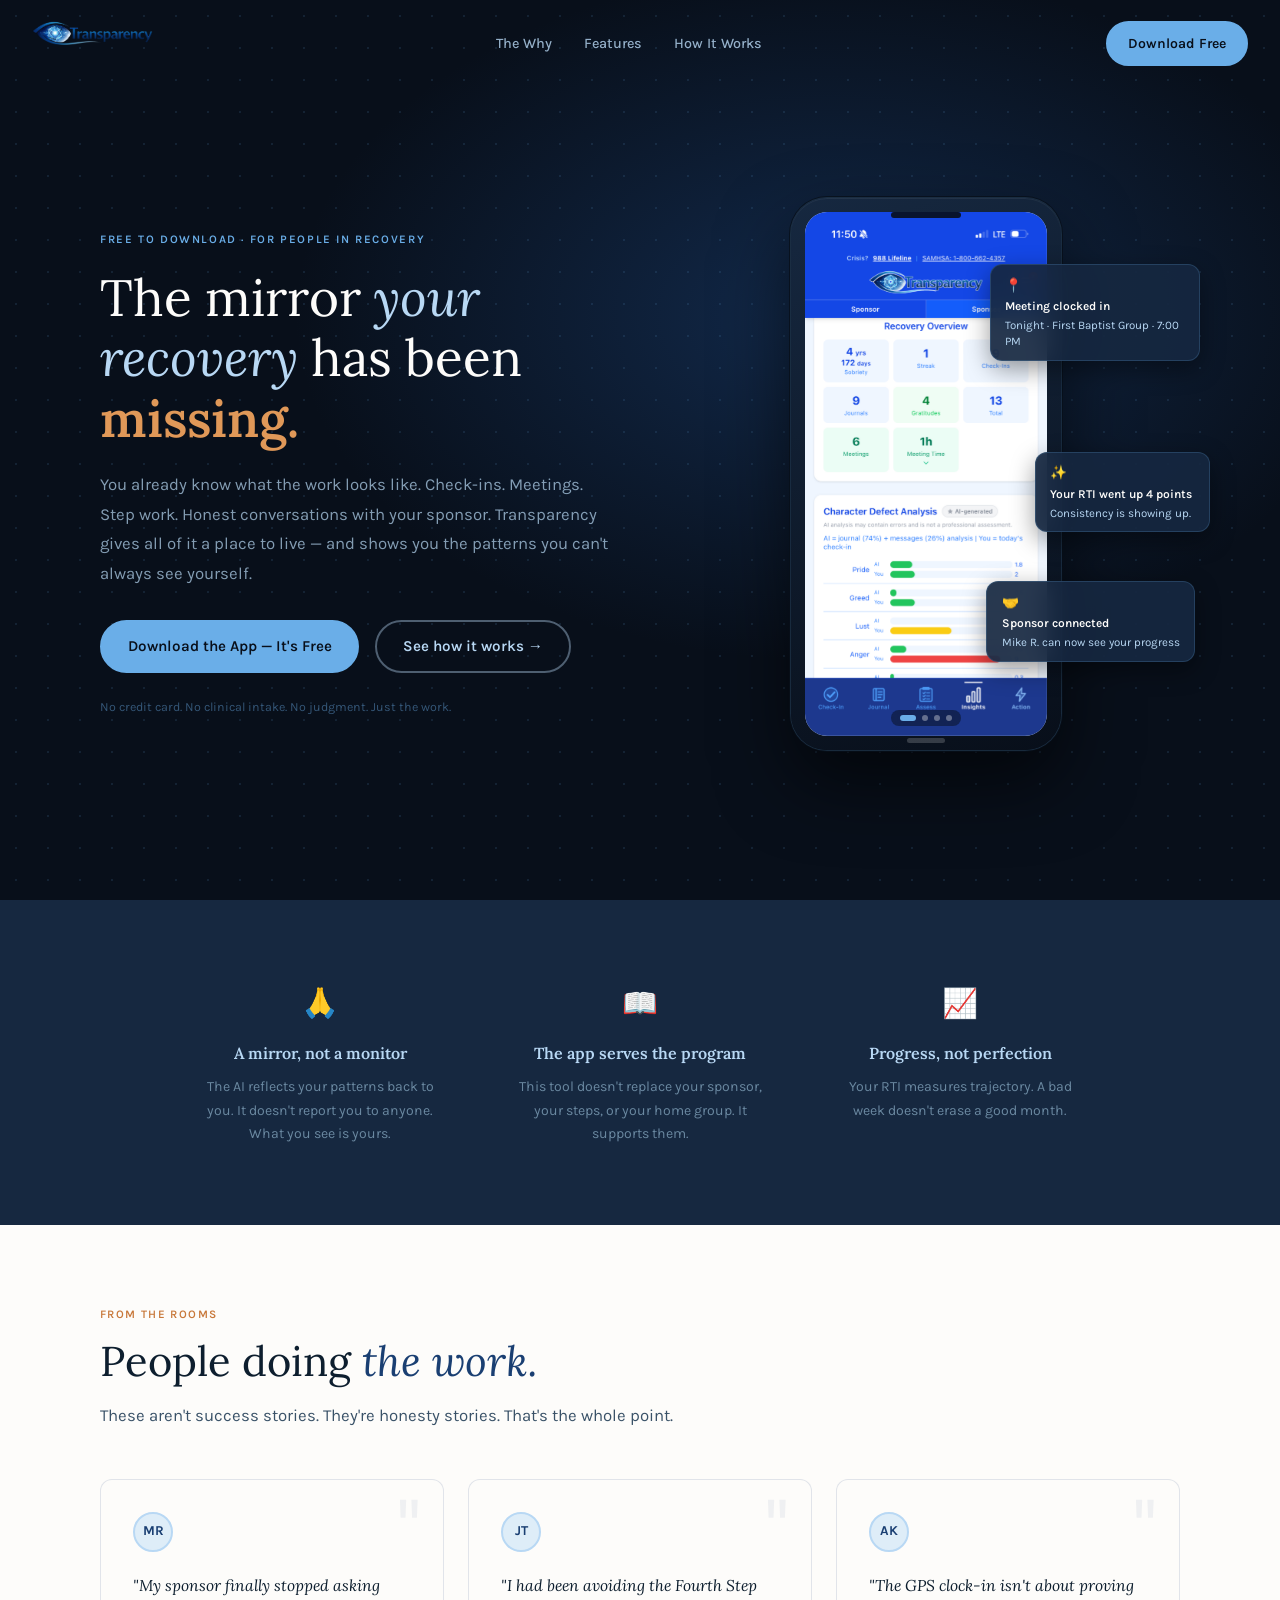
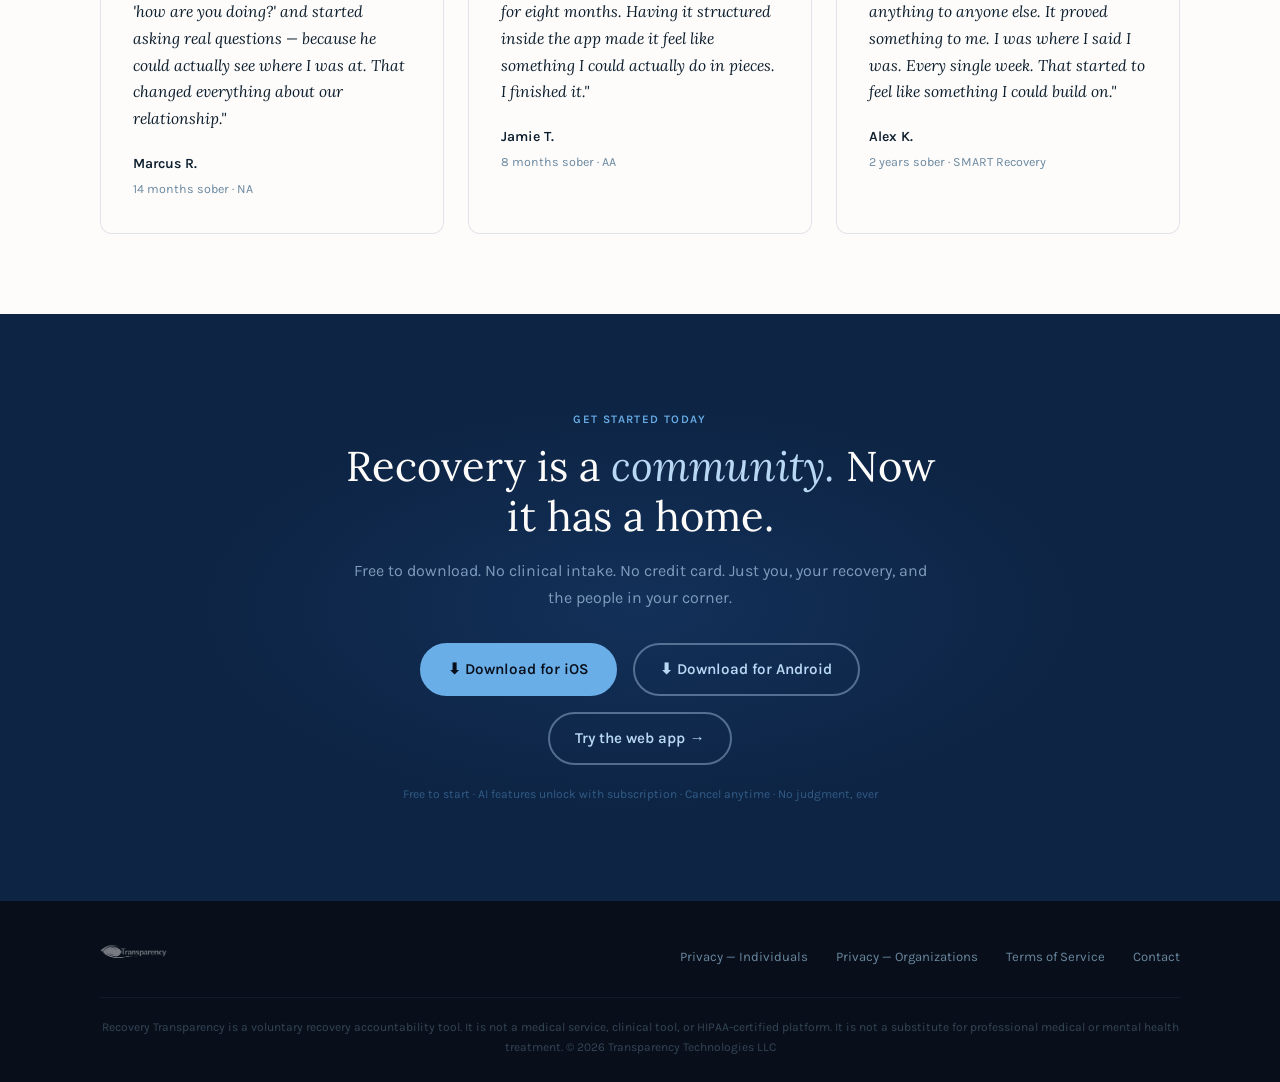
<file: index.html>
<!DOCTYPE html>
<html lang="en">
<head>
  <meta charset="UTF-8" />
  <meta name="viewport" content="width=device-width, initial-scale=1.0" />
  <title>Sobriety Tracker &amp; Recovery Accountability App | Recovery Transparency</title>
  <meta name="description" content="Recovery Transparency is the free sobriety tracker and recovery accountability app built for people in 12-step programs. Track check-ins, Fourth Step inventory, meetings, and your Recovery Transparency Index (RTI)." />
  <link rel="canonical" href="https://jervin1616.github.io/RTT/" />

  <!-- Open Graph -->
  <meta property="og:title" content="Sobriety Tracker &amp; Recovery Accountability App | Recovery Transparency" />
  <meta property="og:description" content="Free sobriety tracker and recovery accountability app. Track check-ins, meetings, Fourth Step inventory, and your RTI score. Built for people doing the work." />
  <meta property="og:type" content="website" />
  <meta property="og:url" content="https://jervin1616.github.io/RTT/" />
  <meta property="og:image" content="https://jervin1616.github.io/RTT/assets/images/og-image.png" />
  <meta property="og:site_name" content="Recovery Transparency" />

  <!-- Twitter Card -->
  <meta name="twitter:card" content="summary_large_image" />
  <meta name="twitter:title" content="Sobriety Tracker &amp; Recovery Accountability App | Recovery Transparency" />
  <meta name="twitter:description" content="Free sobriety tracker and recovery accountability app. Track check-ins, meetings, Fourth Step inventory, and your RTI score." />
  <meta name="twitter:image" content="https://jervin1616.github.io/RTT/assets/images/og-image.png" />

  <!-- Structured Data -->
  <script type="application/ld+json">
  {
    "@context": "https://schema.org",
    "@type": "SoftwareApplication",
    "name": "Recovery Transparency",
    "operatingSystem": "iOS, Android",
    "applicationCategory": "HealthApplication",
    "offers": {
      "@type": "Offer",
      "price": "0",
      "priceCurrency": "USD"
    },
    "description": "Recovery Transparency is a free sobriety tracker and recovery accountability app for people in 12-step programs. Features include daily check-ins, Fourth Step inventory, meeting GPS clock-in, sponsor connectivity, and the Recovery Transparency Index (RTI) assessment.",
    "url": "https://jervin1616.github.io/RTT/",
    "publisher": {
      "@type": "Organization",
      "name": "Transparency Technologies LLC"
    }
  }
  </script>

  <!-- Sitemap -->
  <link rel="sitemap" type="application/xml" href="/RTT/sitemap.xml" />

  <!-- Google Fonts -->
  <link rel="preconnect" href="https://fonts.googleapis.com" />
  <link rel="preconnect" href="https://fonts.gstatic.com" crossorigin />
  <link href="https://fonts.googleapis.com/css2?family=Lora:ital,wght@0,400;0,600;1,400;1,600&family=Karla:wght@300;400;500;600&display=swap" rel="stylesheet" />

  <!-- Styles -->
  <link rel="stylesheet" href="css/styles.css" />
</head>
<body>

  <!-- ════════════════════════════════════════════════════════
       1. FIXED NAV
       ════════════════════════════════════════════════════════ -->
  <nav id="site-nav" aria-label="Main navigation">
    <a href="index.html" class="nav-logo" aria-label="Recovery Transparency home">
      <img src="assets/images/logo.png" alt="Recovery Transparency" height="58" />
    </a>

    <ul class="nav-links" role="list">
      <li><a href="why.html">The Why</a></li>
      <li><a href="features.html">Features</a></li>
      <li><a href="how-it-works.html">How It Works</a></li>
    </ul>

    <div class="nav-cta">
      <a href="#download" class="btn btn-sky">Download Free</a>
    </div>
  </nav>


  <!-- ════════════════════════════════════════════════════════
       2. HERO
       ════════════════════════════════════════════════════════ -->
  <section class="hero" aria-label="Hero">
    <div class="hero-inner">

      <!-- Copy -->
      <div class="hero-copy">
        <span class="hero-eyebrow">Free to download &middot; For people in recovery</span>

        <h1 class="hero-h1">
          The mirror <em>your recovery</em> has been <strong>missing.</strong>
        </h1>

        <p class="hero-body">
          You already know what the work looks like. Check-ins. Meetings. Step work. Honest conversations with your sponsor. Transparency gives all of it a place to live &mdash; and shows you the patterns you can't always see yourself.
        </p>

        <div class="hero-buttons">
          <a href="#download" class="btn btn-sky">Download the App &mdash; It's Free</a>
          <a href="how-it-works.html" class="btn btn-ghost">See how it works &rarr;</a>
        </div>

        <p class="hero-footnote">No credit card. No clinical intake. No judgment. Just the work.</p>
      </div>

      <!-- Phone mockup -->
      <div class="hero-visual">
        <div class="phone-frame">
          <div class="phone-screen">

            <!-- Screenshot carousel
                 Save your screenshots to assets/images/screenshots/
                 Recommended filenames listed below (3 images minimum).
                 The carousel auto-rotates every 3.2 seconds.
            -->
            <div class="screen-carousel">

              <!-- Slide 1: Insights / Recovery Overview
                   Save as: assets/images/screenshots/screen-insights.png -->
              <div class="screen-slide active">
                <img
                  src="assets/images/screenshots/screen-insights.png"
                  alt="Recovery Transparency app — sobriety tracker dashboard with check-in streaks and character defect analysis"
                  loading="eager"
                />
              </div>

              <!-- Slide 2: RTI Assessment
                   Save as: assets/images/screenshots/screen-assess.png -->
              <div class="screen-slide">
                <img
                  src="assets/images/screenshots/screen-assess.png"
                  alt="Recovery Transparency Index assessment — weekly RTI scores across Resolve, Acceptance, Self-Worth, and Program Engagement"
                  loading="lazy"
                />
              </div>

              <!-- Slide 3: Meeting Attendance GPS Check-in
                   Save as: assets/images/screenshots/screen-checkin.png -->
              <div class="screen-slide">
                <img
                  src="assets/images/screenshots/screen-checkin.png"
                  alt="GPS meeting attendance tracker — clock in to AA or NA meetings with live timer verification"
                  loading="lazy"
                />
              </div>

              <!-- Slide 4: Fourth Step Inventory
                   Save as: assets/images/screenshots/screen-step4.png -->
              <div class="screen-slide">
                <img
                  src="assets/images/screenshots/screen-step4.png"
                  alt="Fourth Step inventory app — structured resentments, fears, and sex inventory for 12-step work"
                  loading="lazy"
                />
              </div>

            </div><!-- /screen-carousel -->

            <!-- Carousel dots -->
            <div class="screen-dots" aria-hidden="true">
              <button class="screen-dot active" aria-label="Slide 1"></button>
              <button class="screen-dot" aria-label="Slide 2"></button>
              <button class="screen-dot" aria-label="Slide 3"></button>
              <button class="screen-dot" aria-label="Slide 4"></button>
            </div>

          </div><!-- /phone-screen -->
        </div><!-- /phone-frame -->

        <!-- Floating notification cards -->
        <div class="float-card card-1" aria-hidden="true">
          <span class="float-icon">📍</span>
          <strong>Meeting clocked in</strong>
          Tonight &middot; First Baptist Group &middot; 7:00 PM
        </div>

        <div class="float-card card-2" aria-hidden="true">
          <span class="float-icon">✨</span>
          <strong>Your RTI went up 4 points</strong>
          Consistency is showing up.
        </div>

        <div class="float-card card-3" aria-hidden="true">
          <span class="float-icon">🤝</span>
          <strong>Sponsor connected</strong>
          Mike R. can now see your progress
        </div>

      </div><!-- /hero-visual -->
    </div><!-- /hero-inner -->
  </section>


  <!-- ════════════════════════════════════════════════════════
       3. PHILOSOPHY STRIP
       ════════════════════════════════════════════════════════ -->
  <section class="philosophy" aria-label="Our philosophy">
    <div class="philosophy-inner">

      <div class="phil-item reveal">
        <span class="phil-icon">🙏</span>
        <h3 class="phil-title">A mirror, not a monitor</h3>
        <p class="phil-body">The AI reflects your patterns back to you. It doesn't report you to anyone. What you see is yours.</p>
      </div>

      <div class="phil-item reveal reveal-delay-1">
        <span class="phil-icon">📖</span>
        <h3 class="phil-title">The app serves the program</h3>
        <p class="phil-body">This tool doesn't replace your sponsor, your steps, or your home group. It supports them.</p>
      </div>

      <div class="phil-item reveal reveal-delay-2">
        <span class="phil-icon">📈</span>
        <h3 class="phil-title">Progress, not perfection</h3>
        <p class="phil-body">Your RTI measures trajectory. A bad week doesn't erase a good month.</p>
      </div>

    </div>
  </section>


  <!-- ════════════════════════════════════════════════════════
       4. TESTIMONIALS
       ════════════════════════════════════════════════════════ -->
  <section class="testimonials" aria-labelledby="testimonials-heading">
    <div class="test-header">
      <span class="eyebrow">From the rooms</span>
      <h2 id="testimonials-heading" class="section-title">People doing <em>the work.</em></h2>
      <p class="section-lead">These aren't success stories. They're honesty stories. That's the whole point.</p>
    </div>

    <div class="test-grid">

      <!-- Testimonial 1 -->
      <div class="test-card reveal">
        <div class="test-avatar" aria-hidden="true">MR</div>
        <blockquote class="test-quote">
          "My sponsor finally stopped asking 'how are you doing?' and started asking real questions &mdash; because he could actually see where I was at. That changed everything about our relationship."
        </blockquote>
        <div class="test-byline">
          <strong>Marcus R.</strong>
          <span>14 months sober &middot; NA</span>
        </div>
      </div>

      <!-- Testimonial 2 -->
      <div class="test-card reveal reveal-delay-1">
        <div class="test-avatar" aria-hidden="true">JT</div>
        <blockquote class="test-quote">
          "I had been avoiding the Fourth Step for eight months. Having it structured inside the app made it feel like something I could actually do in pieces. I finished it."
        </blockquote>
        <div class="test-byline">
          <strong>Jamie T.</strong>
          <span>8 months sober &middot; AA</span>
        </div>
      </div>

      <!-- Testimonial 3 -->
      <div class="test-card reveal reveal-delay-2">
        <div class="test-avatar" aria-hidden="true">AK</div>
        <blockquote class="test-quote">
          "The GPS clock-in isn't about proving anything to anyone else. It proved something to me. I was where I said I was. Every single week. That started to feel like something I could build on."
        </blockquote>
        <div class="test-byline">
          <strong>Alex K.</strong>
          <span>2 years sober &middot; SMART Recovery</span>
        </div>
      </div>

    </div>
  </section>


  <!-- ════════════════════════════════════════════════════════
       8. CTA / DOWNLOAD  (#download)
       ════════════════════════════════════════════════════════ -->
  <section id="download" class="cta-section" aria-labelledby="download-heading">
    <div class="cta-inner">
      <span class="eyebrow">Get started today</span>
      <h2 id="download-heading" class="section-title">Recovery is a <em>community.</em> Now it has a home.</h2>
      <p class="cta-body">Free to download. No clinical intake. No credit card. Just you, your recovery, and the people in your corner.</p>

      <div class="cta-buttons">
        <!-- Replace href="#" with your App Store URL when available -->
        <a href="#" class="btn btn-sky">&#11015; Download for iOS</a>
        <!-- Replace href="#" with your Google Play URL when available -->
        <a href="#" class="btn btn-ghost">&#11015; Download for Android</a>
        <a href="https://app.transparencytechnologies.ai/" target="_blank" rel="noopener" class="btn btn-ghost">Try the web app &rarr;</a>
      </div>

      <p class="cta-fine">Free to start &middot; AI features unlock with subscription &middot; Cancel anytime &middot; No judgment, ever</p>
    </div>
  </section>


  <!-- ════════════════════════════════════════════════════════
       9. FOOTER
       ════════════════════════════════════════════════════════ -->
  <footer aria-label="Site footer">
    <div class="footer-top">
      <a href="index.html" class="footer-logo" aria-label="Recovery Transparency home">
        <img
          src="assets/images/logo.png"
          alt="Recovery Transparency"
          height="32"
          style="filter: brightness(0) invert(1); opacity: 0.45;"
        />
      </a>

      <nav class="footer-links" aria-label="Footer navigation">
        <a href="privacy-individual.html">Privacy &mdash; Individuals</a>
        <a href="privacy-organizations.html">Privacy &mdash; Organizations</a>
        <a href="terms.html">Terms of Service</a>
        <a href="contact.html">Contact</a>
      </nav>
    </div>

    <hr class="footer-divider" />

    <p class="footer-disclaimer">
      Recovery Transparency is a voluntary recovery accountability tool. It is not a medical service, clinical tool, or HIPAA-certified platform. It is not a substitute for professional medical or mental health treatment. &copy; 2026 Transparency Technologies LLC
    </p>
  </footer>


  <!-- JS -->
  <script src="js/main.js"></script>

</body>
</html>
</file>
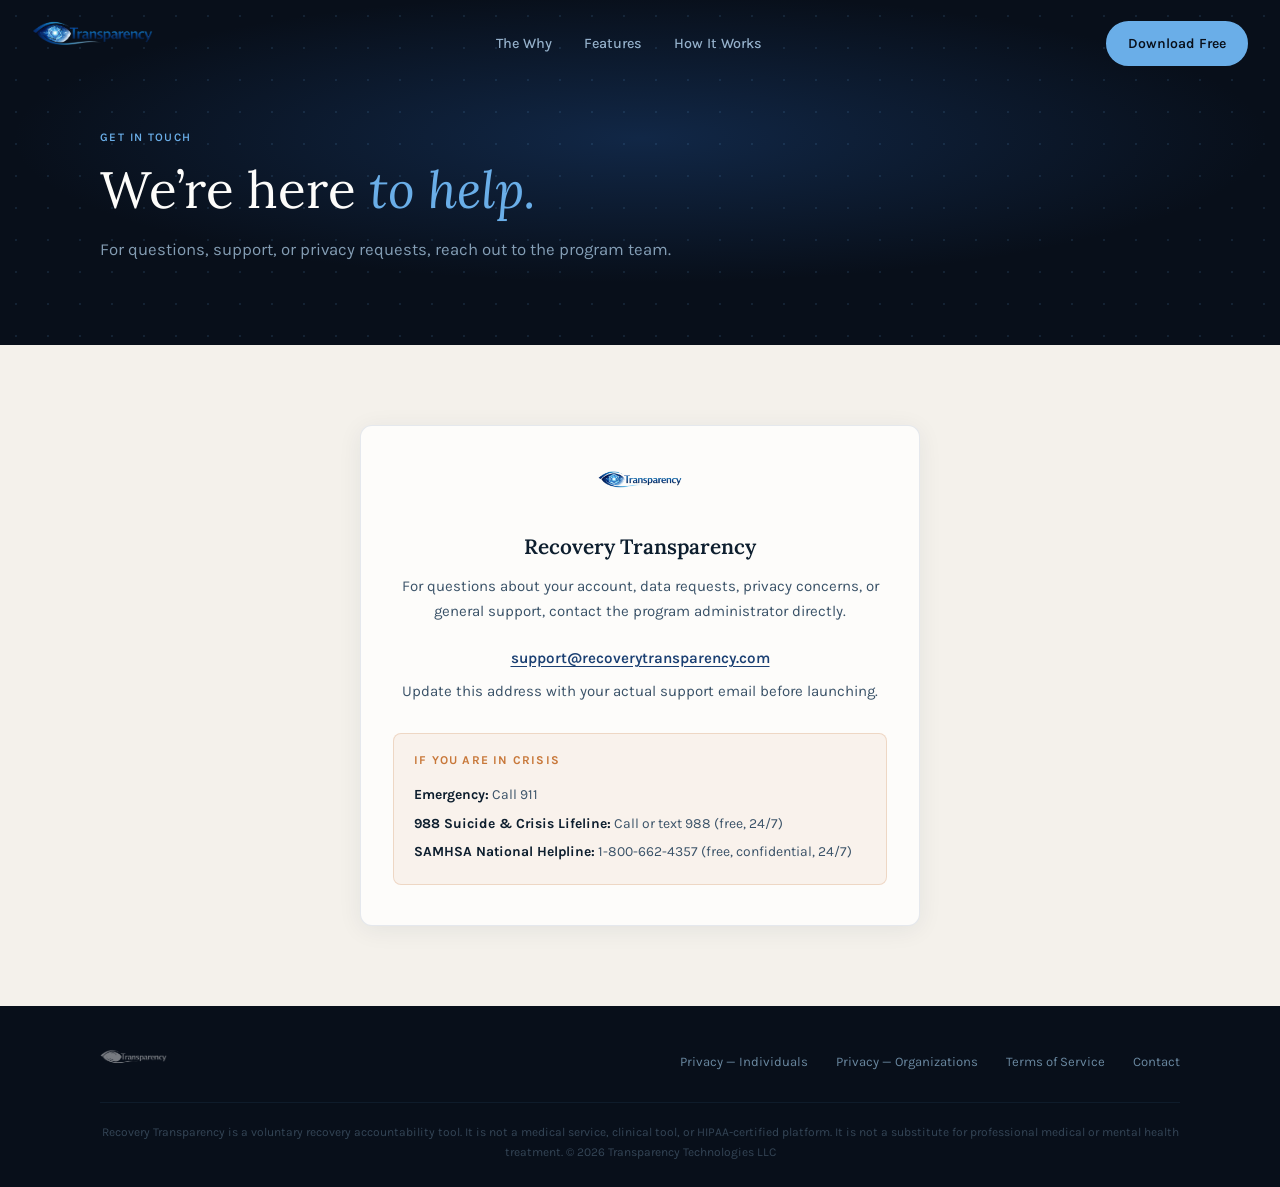
<file: contact.html>
<!DOCTYPE html>
<html lang="en">
<head>
  <meta charset="UTF-8" />
  <meta name="viewport" content="width=device-width, initial-scale=1.0" />
  <meta name="description" content="Contact Recovery Transparency for support, privacy inquiries, or data requests." />
  <title>Contact — Recovery Transparency</title>

  <!-- Google Fonts -->
  <link rel="preconnect" href="https://fonts.googleapis.com" />
  <link rel="preconnect" href="https://fonts.gstatic.com" crossorigin />
  <link href="https://fonts.googleapis.com/css2?family=Lora:ital,wght@0,400;0,600;1,400;1,600&family=Karla:wght@300;400;500;600&display=swap" rel="stylesheet" />

  <!-- Styles -->
  <link rel="stylesheet" href="css/styles.css" />
</head>
<body>

  <!-- NAV -->
  <nav id="site-nav" aria-label="Main navigation">
    <a href="index.html" class="nav-logo" aria-label="Recovery Transparency home">
      <img src="assets/images/logo.png" alt="Recovery Transparency" height="42" />
    </a>
    <ul class="nav-links" role="list">
      <li><a href="why.html">The Why</a></li>
      <li><a href="features.html">Features</a></li>
      <li><a href="how-it-works.html">How It Works</a></li>
    </ul>
    <div class="nav-cta">
      <a href="#download" class="btn btn-sky">Download Free</a>
    </div>
  </nav>


  <!-- PAGE HERO -->
  <section class="page-hero" aria-label="Contact">
    <div class="page-hero-inner">
      <span class="eyebrow">Get in Touch</span>
      <h1 class="section-title">We&rsquo;re here <em>to help.</em></h1>
      <p class="section-lead">For questions, support, or privacy requests, reach out to the program team.</p>
    </div>
  </section>


  <!-- CONTACT CARD -->
  <section class="contact-section" aria-label="Contact information">
    <div class="contact-card">
      <img src="assets/images/logo.png" alt="Recovery Transparency" />
      <h2>Recovery Transparency</h2>
      <p>For questions about your account, data requests, privacy concerns, or general support, contact the program administrator directly.</p>
      <a href="mailto:support@recoverytransparency.com" class="contact-email">support@recoverytransparency.com</a>
      <p class="contact-note">Update this address with your actual support email before launching.</p>

      <div class="crisis-box">
        <h3>If You Are in Crisis</h3>
        <ul>
          <li><strong>Emergency:</strong> Call 911</li>
          <li><strong>988 Suicide &amp; Crisis Lifeline:</strong> Call or text 988 (free, 24/7)</li>
          <li><strong>SAMHSA National Helpline:</strong> 1-800-662-4357 (free, confidential, 24/7)</li>
        </ul>
      </div>
    </div>
  </section>


  <!-- FOOTER -->
  <footer aria-label="Site footer">
    <div class="footer-top">
      <a href="index.html" class="footer-logo" aria-label="Recovery Transparency home">
        <img src="assets/images/logo.png" alt="Recovery Transparency" height="32"
             style="filter: brightness(0) invert(1); opacity: 0.45;" />
      </a>
      <nav class="footer-links" aria-label="Footer navigation">
        <a href="privacy-individual.html">Privacy &mdash; Individuals</a>
        <a href="privacy-organizations.html">Privacy &mdash; Organizations</a>
        <a href="terms.html">Terms of Service</a>
        <a href="contact.html">Contact</a>
      </nav>
    </div>
    <hr class="footer-divider" />
    <p class="footer-disclaimer">
      Recovery Transparency is a voluntary recovery accountability tool. It is not a medical service, clinical tool, or HIPAA-certified platform. It is not a substitute for professional medical or mental health treatment. &copy; 2026 Transparency Technologies LLC
    </p>
  </footer>

  <script src="js/main.js"></script>
</body>
</html>
</file>
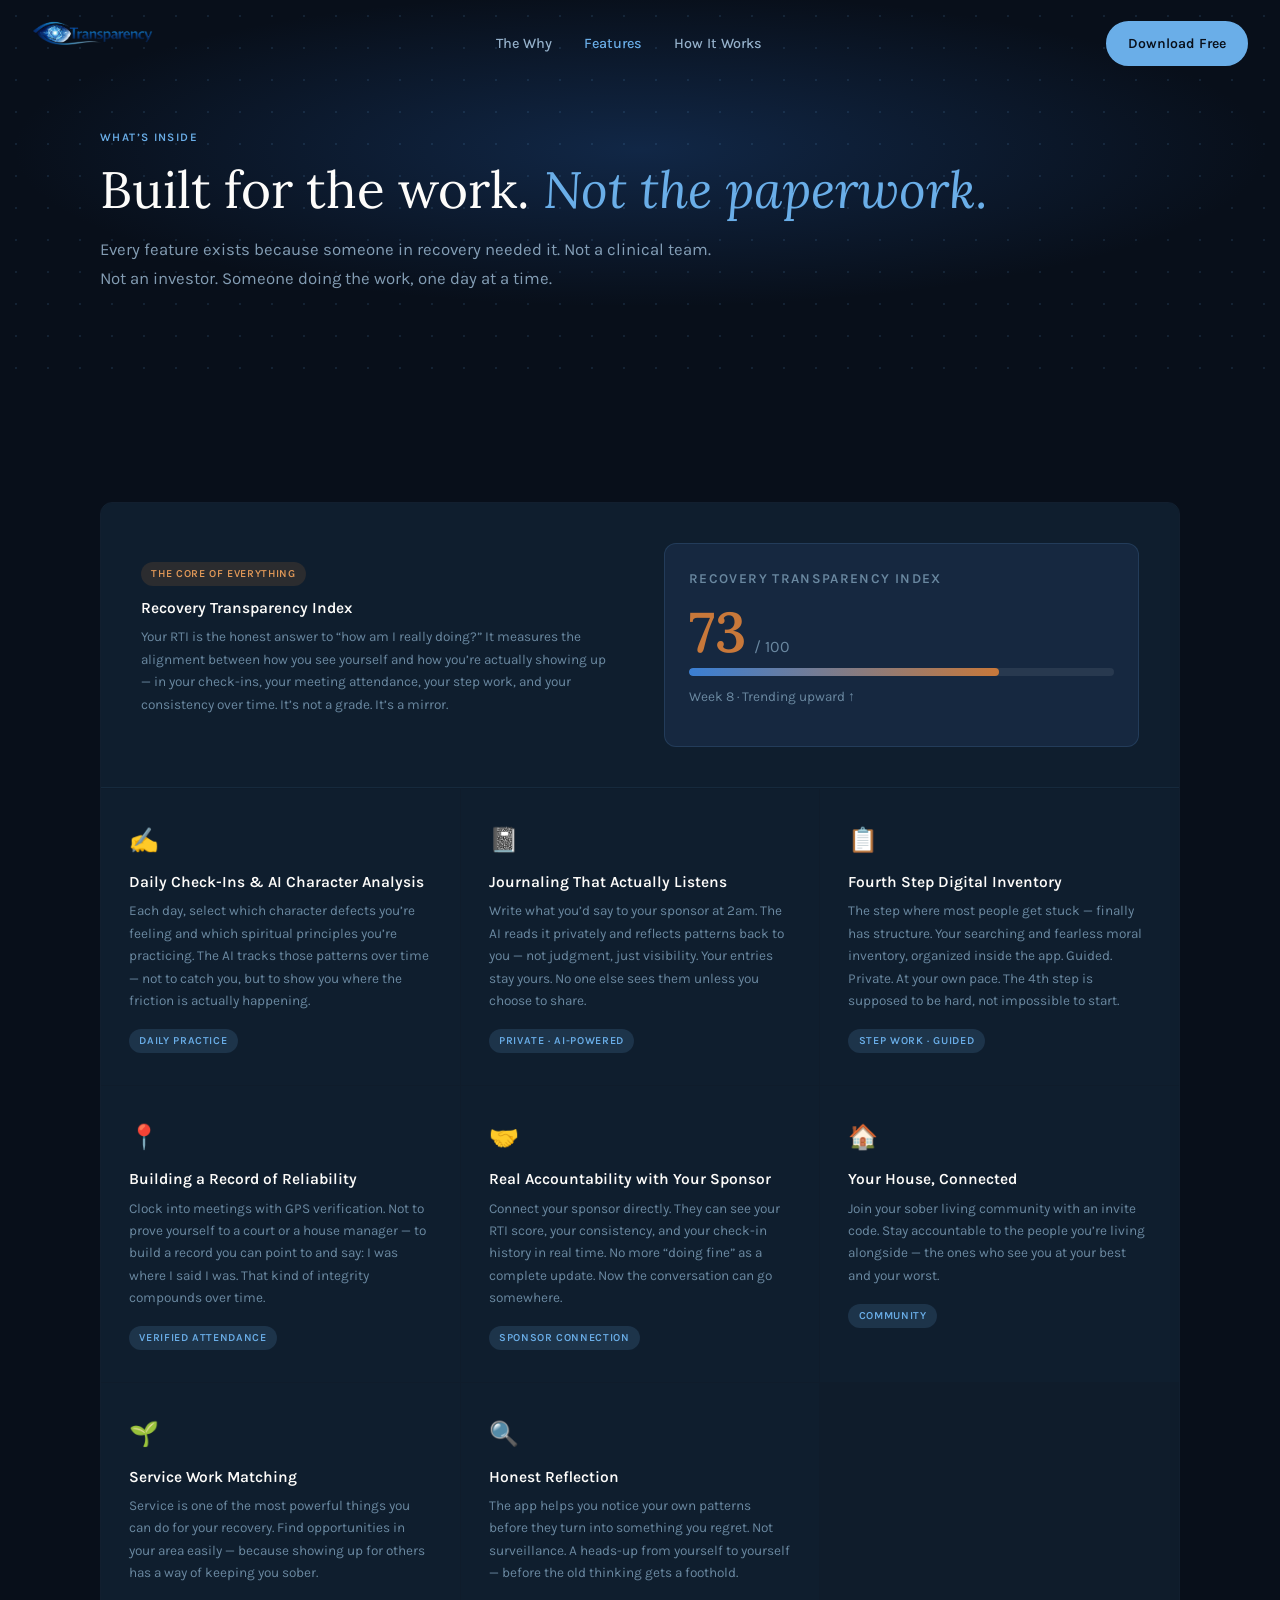
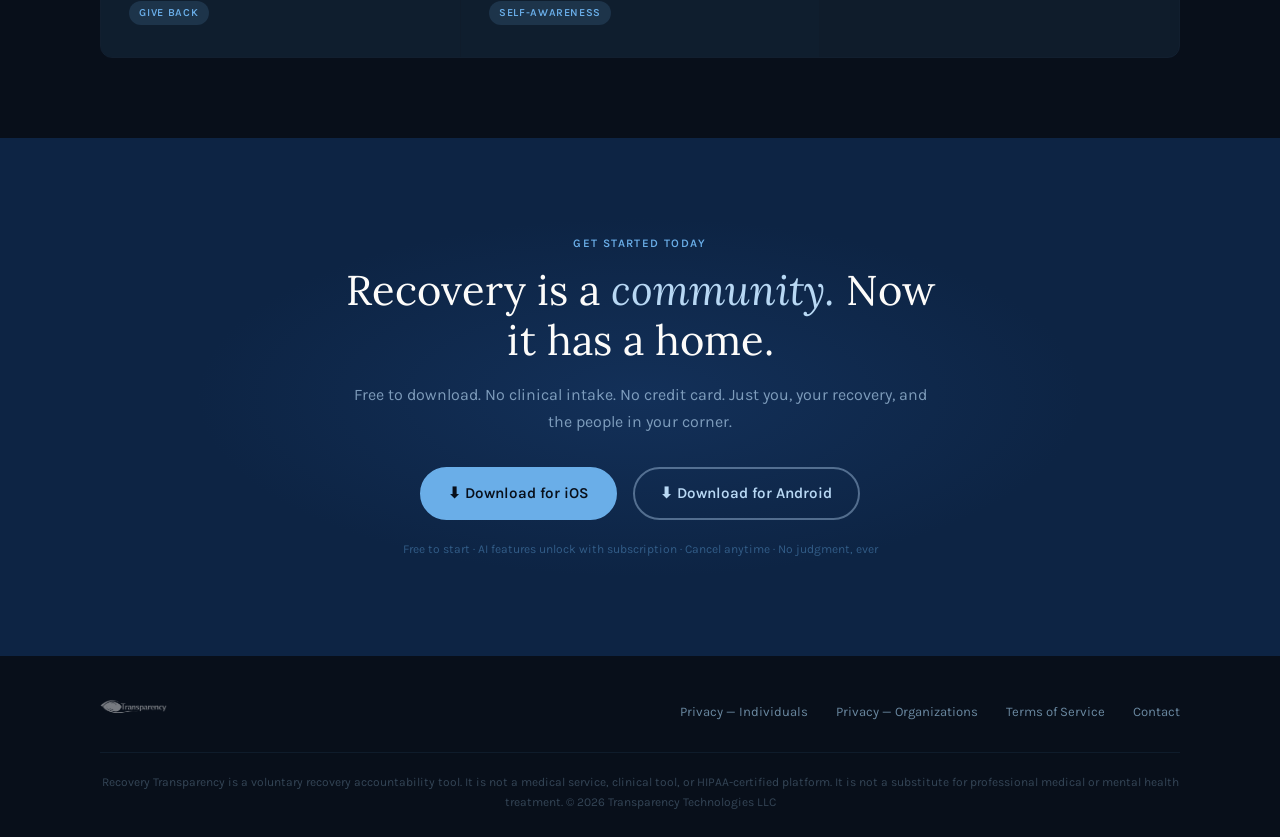
<file: features.html>
<!DOCTYPE html>
<html lang="en">
<head>
  <meta charset="UTF-8" />
  <meta name="viewport" content="width=device-width, initial-scale=1.0" />
  <meta name="description" content="Features — everything inside Recovery Transparency, built for people doing the work, one day at a time." />
  <title>Features — Recovery Transparency</title>

  <!-- Google Fonts -->
  <link rel="preconnect" href="https://fonts.googleapis.com" />
  <link rel="preconnect" href="https://fonts.gstatic.com" crossorigin />
  <link href="https://fonts.googleapis.com/css2?family=Lora:ital,wght@0,400;0,600;1,400;1,600&family=Karla:wght@300;400;500;600&display=swap" rel="stylesheet" />

  <!-- Styles -->
  <link rel="stylesheet" href="css/styles.css" />
</head>
<body>

  <!-- ════════════════════════════════════════════════════════
       NAV
       ════════════════════════════════════════════════════════ -->
  <nav id="site-nav" aria-label="Main navigation">
    <a href="index.html" class="nav-logo" aria-label="Recovery Transparency home">
      <img src="assets/images/logo.png" alt="Recovery Transparency" height="42" />
    </a>

    <ul class="nav-links" role="list">
      <li><a href="why.html">The Why</a></li>
      <li><a href="features.html" aria-current="page">Features</a></li>
      <li><a href="how-it-works.html">How It Works</a></li>
    </ul>

    <div class="nav-cta">
      <a href="#download" class="btn btn-sky">Download Free</a>
    </div>
  </nav>


  <!-- ════════════════════════════════════════════════════════
       PAGE HERO
       ════════════════════════════════════════════════════════ -->
  <section class="page-hero" aria-label="Features">
    <div class="page-hero-inner">
      <span class="eyebrow">What&rsquo;s Inside</span>
      <h1 class="section-title">Built for the work. <em>Not the paperwork.</em></h1>
      <p class="section-lead">Every feature exists because someone in recovery needed it. Not a clinical team. Not an investor. Someone doing the work, one day at a time.</p>
    </div>
  </section>


  <!-- ════════════════════════════════════════════════════════
       FEATURES GRID
       ════════════════════════════════════════════════════════ -->
  <section class="features" aria-labelledby="features-heading">
    <div class="features-header">
      <h2 id="features-heading" class="section-title" style="display:none;">Features</h2>
    </div>

    <div class="features-grid-wrap">
      <div class="features-grid">

        <!-- Hero feature: RTI -->
        <div class="feat-cell feat-hero reveal">
          <div class="feat-hero-copy">
            <span class="tag">The Core of Everything</span>
            <h3>Recovery Transparency Index</h3>
            <p>Your RTI is the honest answer to &ldquo;how am I really doing?&rdquo; It measures the alignment between how you see yourself and how you&rsquo;re actually showing up &mdash; in your check-ins, your meeting attendance, your step work, and your consistency over time. It&rsquo;s not a grade. It&rsquo;s a mirror.</p>
          </div>

          <div class="rti-widget">
            <p class="rti-widget-label">Recovery Transparency Index</p>
            <div class="rti-score-row">
              <span class="rti-number">73</span>
              <span class="rti-denom">/ 100</span>
            </div>
            <div class="rti-bar-wrap">
              <div class="rti-bar"></div>
            </div>
            <p class="rti-week">Week 8 &middot; Trending upward &uarr;</p>
          </div>
        </div>

        <!-- Feature 1 -->
        <div class="feat-cell reveal">
          <span class="feat-icon">✍️</span>
          <h3>Daily Check-Ins &amp; AI Character Analysis</h3>
          <p>Each day, select which character defects you&rsquo;re feeling and which spiritual principles you&rsquo;re practicing. The AI tracks those patterns over time &mdash; not to catch you, but to show you where the friction is actually happening.</p>
          <span class="tag">Daily Practice</span>
        </div>

        <!-- Feature 2 -->
        <div class="feat-cell reveal reveal-delay-1">
          <span class="feat-icon">📓</span>
          <h3>Journaling That Actually Listens</h3>
          <p>Write what you&rsquo;d say to your sponsor at 2am. The AI reads it privately and reflects patterns back to you &mdash; not judgment, just visibility. Your entries stay yours. No one else sees them unless you choose to share.</p>
          <span class="tag">Private &middot; AI-Powered</span>
        </div>

        <!-- Feature 3 -->
        <div class="feat-cell reveal reveal-delay-2">
          <span class="feat-icon">📋</span>
          <h3>Fourth Step Digital Inventory</h3>
          <p>The step where most people get stuck &mdash; finally has structure. Your searching and fearless moral inventory, organized inside the app. Guided. Private. At your own pace. The 4th step is supposed to be hard, not impossible to start.</p>
          <span class="tag">Step Work &middot; Guided</span>
        </div>

        <!-- Feature 4 -->
        <div class="feat-cell reveal">
          <span class="feat-icon">📍</span>
          <h3>Building a Record of Reliability</h3>
          <p>Clock into meetings with GPS verification. Not to prove yourself to a court or a house manager &mdash; to build a record you can point to and say: I was where I said I was. That kind of integrity compounds over time.</p>
          <span class="tag">Verified Attendance</span>
        </div>

        <!-- Feature 5 -->
        <div class="feat-cell reveal reveal-delay-1">
          <span class="feat-icon">🤝</span>
          <h3>Real Accountability with Your Sponsor</h3>
          <p>Connect your sponsor directly. They can see your RTI score, your consistency, and your check-in history in real time. No more &ldquo;doing fine&rdquo; as a complete update. Now the conversation can go somewhere.</p>
          <span class="tag">Sponsor Connection</span>
        </div>

        <!-- Feature 6 -->
        <div class="feat-cell reveal reveal-delay-2">
          <span class="feat-icon">🏠</span>
          <h3>Your House, Connected</h3>
          <p>Join your sober living community with an invite code. Stay accountable to the people you&rsquo;re living alongside &mdash; the ones who see you at your best and your worst.</p>
          <span class="tag">Community</span>
        </div>

        <!-- Feature 7 -->
        <div class="feat-cell reveal">
          <span class="feat-icon">🌱</span>
          <h3>Service Work Matching</h3>
          <p>Service is one of the most powerful things you can do for your recovery. Find opportunities in your area easily &mdash; because showing up for others has a way of keeping you sober.</p>
          <span class="tag">Give Back</span>
        </div>

        <!-- Feature 8 -->
        <div class="feat-cell reveal reveal-delay-1">
          <span class="feat-icon">🔍</span>
          <h3>Honest Reflection</h3>
          <p>The app helps you notice your own patterns before they turn into something you regret. Not surveillance. A heads-up from yourself to yourself &mdash; before the old thinking gets a foothold.</p>
          <span class="tag">Self-Awareness</span>
        </div>

      </div><!-- /features-grid -->
    </div><!-- /features-grid-wrap -->
  </section>


  <!-- ════════════════════════════════════════════════════════
       CTA / DOWNLOAD
       ════════════════════════════════════════════════════════ -->
  <section id="download" class="cta-section" aria-labelledby="download-heading">
    <div class="cta-inner">
      <span class="eyebrow">Get started today</span>
      <h2 id="download-heading" class="section-title">Recovery is a <em>community.</em> Now it has a home.</h2>
      <p class="cta-body">Free to download. No clinical intake. No credit card. Just you, your recovery, and the people in your corner.</p>

      <div class="cta-buttons">
        <a href="#" class="btn btn-sky">&#11015; Download for iOS</a>
        <a href="#" class="btn btn-ghost">&#11015; Download for Android</a>
      </div>

      <p class="cta-fine">Free to start &middot; AI features unlock with subscription &middot; Cancel anytime &middot; No judgment, ever</p>
    </div>
  </section>


  <!-- ════════════════════════════════════════════════════════
       FOOTER
       ════════════════════════════════════════════════════════ -->
  <footer aria-label="Site footer">
    <div class="footer-top">
      <a href="index.html" class="footer-logo" aria-label="Recovery Transparency home">
        <img
          src="assets/images/logo.png"
          alt="Recovery Transparency"
          height="32"
          style="filter: brightness(0) invert(1); opacity: 0.45;"
        />
      </a>

      <nav class="footer-links" aria-label="Footer navigation">
        <a href="privacy-individual.html">Privacy &mdash; Individuals</a>
        <a href="privacy-organizations.html">Privacy &mdash; Organizations</a>
        <a href="terms.html">Terms of Service</a>
        <a href="contact.html">Contact</a>
      </nav>
    </div>

    <hr class="footer-divider" />

    <p class="footer-disclaimer">
      Recovery Transparency is a voluntary recovery accountability tool. It is not a medical service, clinical tool, or HIPAA-certified platform. It is not a substitute for professional medical or mental health treatment. &copy; 2026 Transparency Technologies LLC
    </p>
  </footer>


  <!-- JS -->
  <script src="js/main.js"></script>

</body>
</html>
</file>
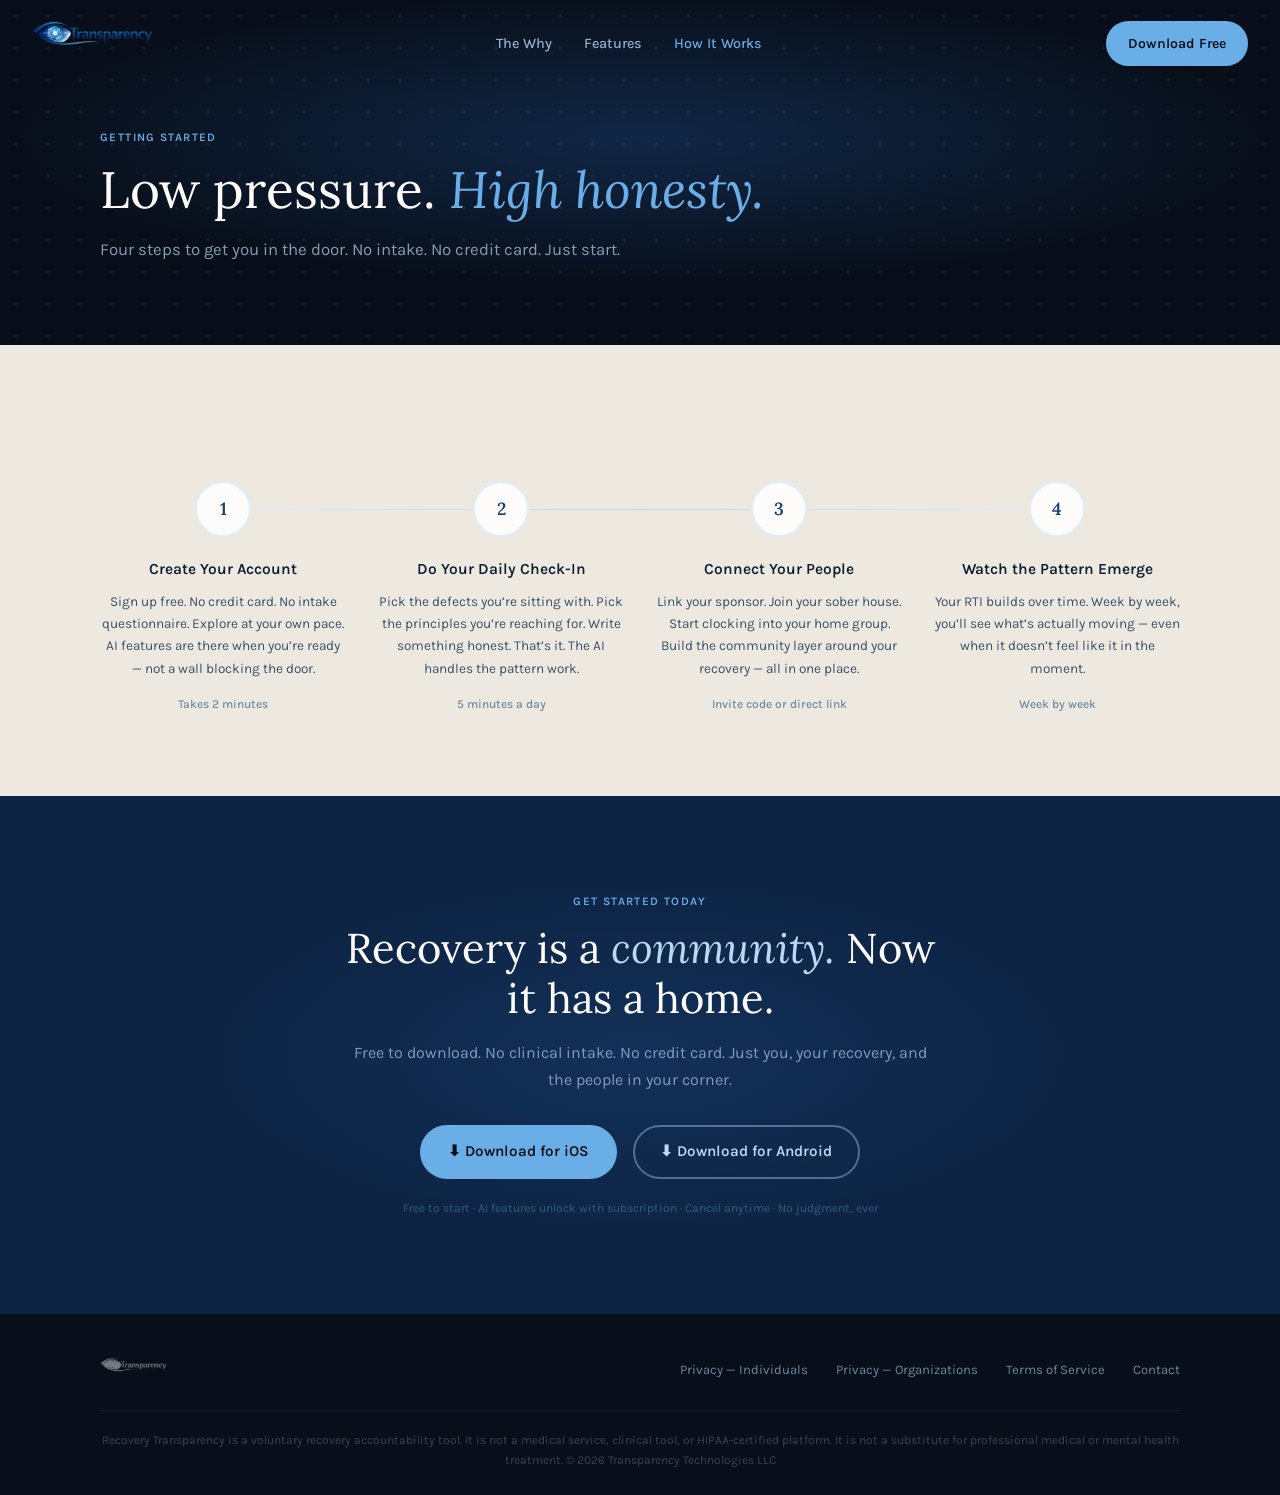
<file: how-it-works.html>
<!DOCTYPE html>
<html lang="en">
<head>
  <meta charset="UTF-8" />
  <meta name="viewport" content="width=device-width, initial-scale=1.0" />
  <meta name="description" content="How It Works — four simple steps to get started with Recovery Transparency. No intake, no credit card, no pressure." />
  <title>How It Works — Recovery Transparency</title>

  <!-- Google Fonts -->
  <link rel="preconnect" href="https://fonts.googleapis.com" />
  <link rel="preconnect" href="https://fonts.gstatic.com" crossorigin />
  <link href="https://fonts.googleapis.com/css2?family=Lora:ital,wght@0,400;0,600;1,400;1,600&family=Karla:wght@300;400;500;600&display=swap" rel="stylesheet" />

  <!-- Styles -->
  <link rel="stylesheet" href="css/styles.css" />
</head>
<body>

  <!-- ════════════════════════════════════════════════════════
       NAV
       ════════════════════════════════════════════════════════ -->
  <nav id="site-nav" aria-label="Main navigation">
    <a href="index.html" class="nav-logo" aria-label="Recovery Transparency home">
      <img src="assets/images/logo.png" alt="Recovery Transparency" height="42" />
    </a>

    <ul class="nav-links" role="list">
      <li><a href="why.html">The Why</a></li>
      <li><a href="features.html">Features</a></li>
      <li><a href="how-it-works.html" aria-current="page">How It Works</a></li>
    </ul>

    <div class="nav-cta">
      <a href="#download" class="btn btn-sky">Download Free</a>
    </div>
  </nav>


  <!-- ════════════════════════════════════════════════════════
       PAGE HERO
       ════════════════════════════════════════════════════════ -->
  <section class="page-hero" aria-label="How It Works">
    <div class="page-hero-inner">
      <span class="eyebrow">Getting Started</span>
      <h1 class="section-title">Low pressure. <em>High honesty.</em></h1>
      <p class="section-lead">Four steps to get you in the door. No intake. No credit card. Just start.</p>
    </div>
  </section>


  <!-- ════════════════════════════════════════════════════════
       HOW IT WORKS — STEPS
       ════════════════════════════════════════════════════════ -->
  <section class="how-it-works" aria-labelledby="how-heading">
    <div class="how-header">
      <h2 id="how-heading" class="section-title" style="display:none;">How It Works</h2>
    </div>

    <div class="steps-grid">

      <div class="step-item reveal">
        <div class="step-circle">1</div>
        <h3 class="step-title">Create Your Account</h3>
        <p class="step-body">Sign up free. No credit card. No intake questionnaire. Explore at your own pace. AI features are there when you&rsquo;re ready &mdash; not a wall blocking the door.</p>
        <span class="step-note">Takes 2 minutes</span>
      </div>

      <div class="step-item reveal reveal-delay-1">
        <div class="step-circle">2</div>
        <h3 class="step-title">Do Your Daily Check-In</h3>
        <p class="step-body">Pick the defects you&rsquo;re sitting with. Pick the principles you&rsquo;re reaching for. Write something honest. That&rsquo;s it. The AI handles the pattern work.</p>
        <span class="step-note">5 minutes a day</span>
      </div>

      <div class="step-item reveal reveal-delay-2">
        <div class="step-circle">3</div>
        <h3 class="step-title">Connect Your People</h3>
        <p class="step-body">Link your sponsor. Join your sober house. Start clocking into your home group. Build the community layer around your recovery &mdash; all in one place.</p>
        <span class="step-note">Invite code or direct link</span>
      </div>

      <div class="step-item reveal reveal-delay-3">
        <div class="step-circle">4</div>
        <h3 class="step-title">Watch the Pattern Emerge</h3>
        <p class="step-body">Your RTI builds over time. Week by week, you&rsquo;ll see what&rsquo;s actually moving &mdash; even when it doesn&rsquo;t feel like it in the moment.</p>
        <span class="step-note">Week by week</span>
      </div>

    </div>
  </section>


  <!-- ════════════════════════════════════════════════════════
       CTA / DOWNLOAD
       ════════════════════════════════════════════════════════ -->
  <section id="download" class="cta-section" aria-labelledby="download-heading">
    <div class="cta-inner">
      <span class="eyebrow">Get started today</span>
      <h2 id="download-heading" class="section-title">Recovery is a <em>community.</em> Now it has a home.</h2>
      <p class="cta-body">Free to download. No clinical intake. No credit card. Just you, your recovery, and the people in your corner.</p>

      <div class="cta-buttons">
        <a href="#" class="btn btn-sky">&#11015; Download for iOS</a>
        <a href="#" class="btn btn-ghost">&#11015; Download for Android</a>
      </div>

      <p class="cta-fine">Free to start &middot; AI features unlock with subscription &middot; Cancel anytime &middot; No judgment, ever</p>
    </div>
  </section>


  <!-- ════════════════════════════════════════════════════════
       FOOTER
       ════════════════════════════════════════════════════════ -->
  <footer aria-label="Site footer">
    <div class="footer-top">
      <a href="index.html" class="footer-logo" aria-label="Recovery Transparency home">
        <img
          src="assets/images/logo.png"
          alt="Recovery Transparency"
          height="32"
          style="filter: brightness(0) invert(1); opacity: 0.45;"
        />
      </a>

      <nav class="footer-links" aria-label="Footer navigation">
        <a href="privacy-individual.html">Privacy &mdash; Individuals</a>
        <a href="privacy-organizations.html">Privacy &mdash; Organizations</a>
        <a href="terms.html">Terms of Service</a>
        <a href="contact.html">Contact</a>
      </nav>
    </div>

    <hr class="footer-divider" />

    <p class="footer-disclaimer">
      Recovery Transparency is a voluntary recovery accountability tool. It is not a medical service, clinical tool, or HIPAA-certified platform. It is not a substitute for professional medical or mental health treatment. &copy; 2026 Transparency Technologies LLC
    </p>
  </footer>


  <!-- JS -->
  <script src="js/main.js"></script>

</body>
</html>
</file>
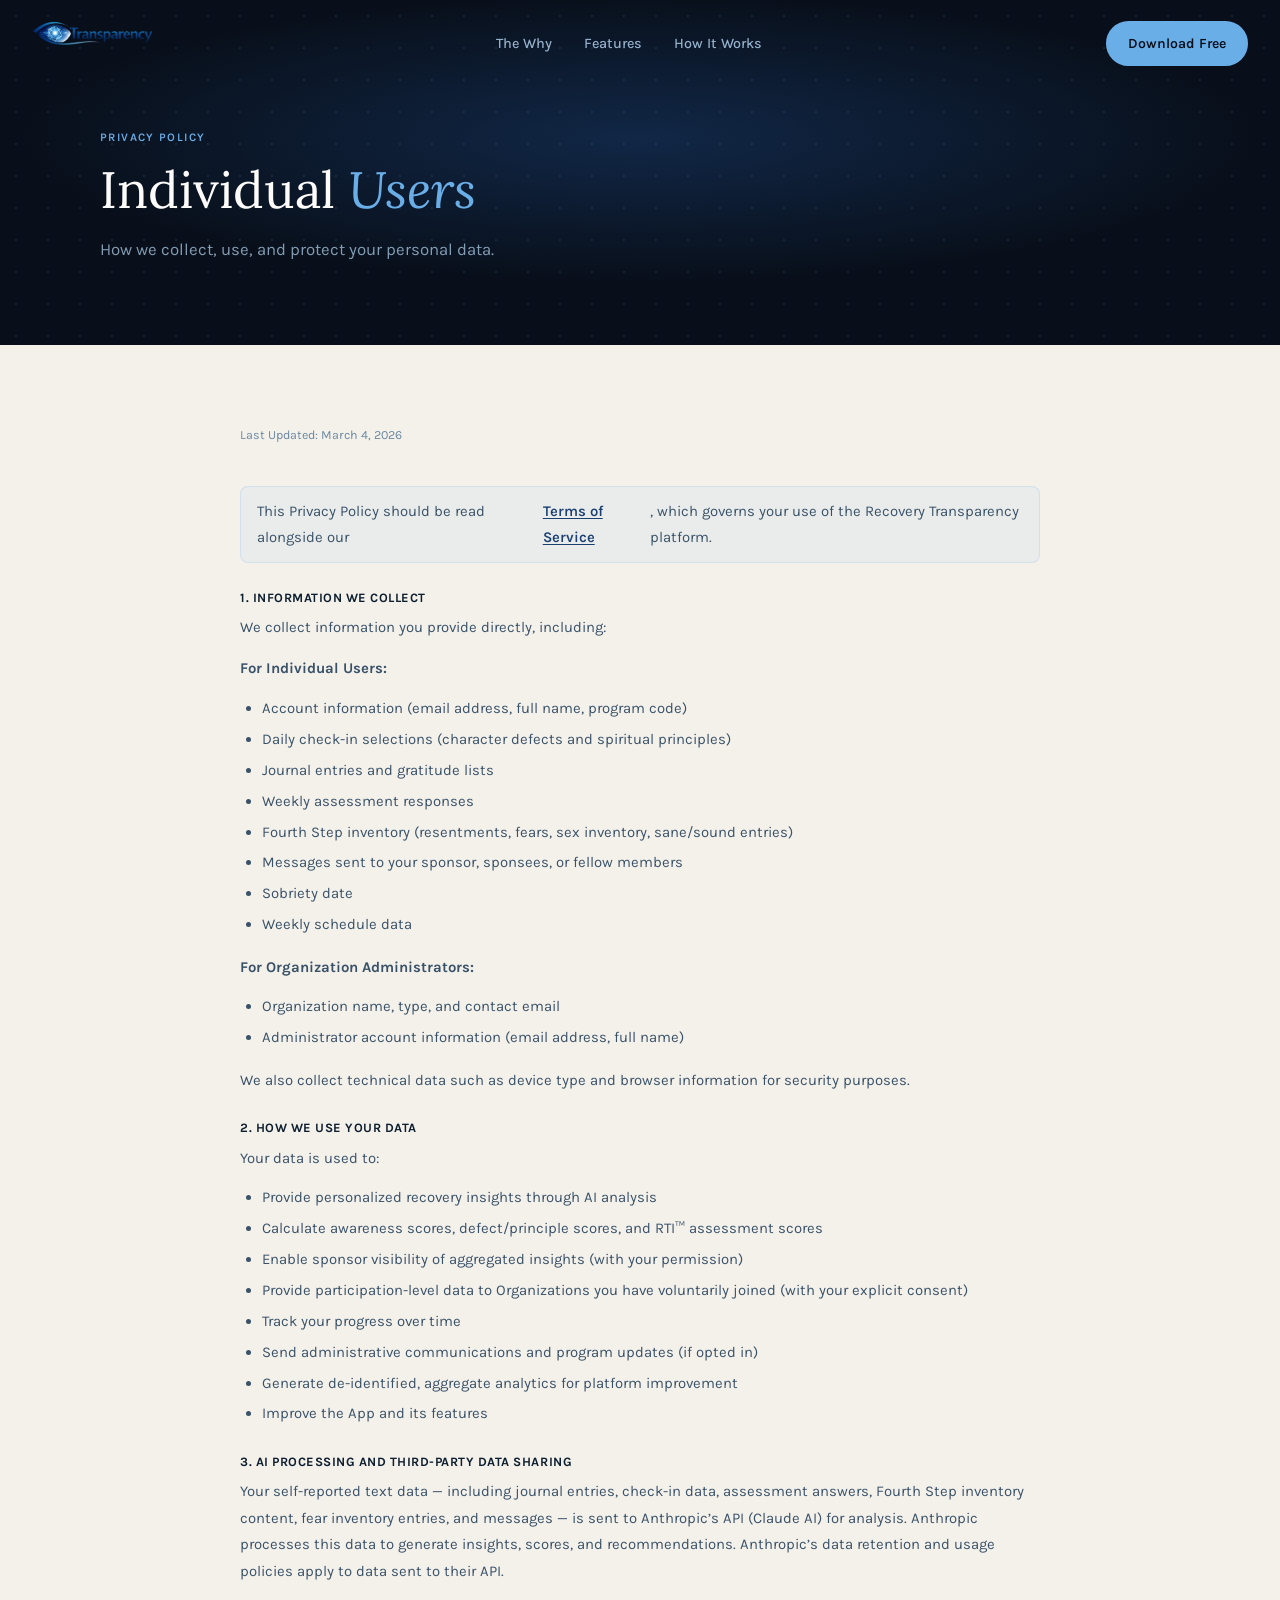
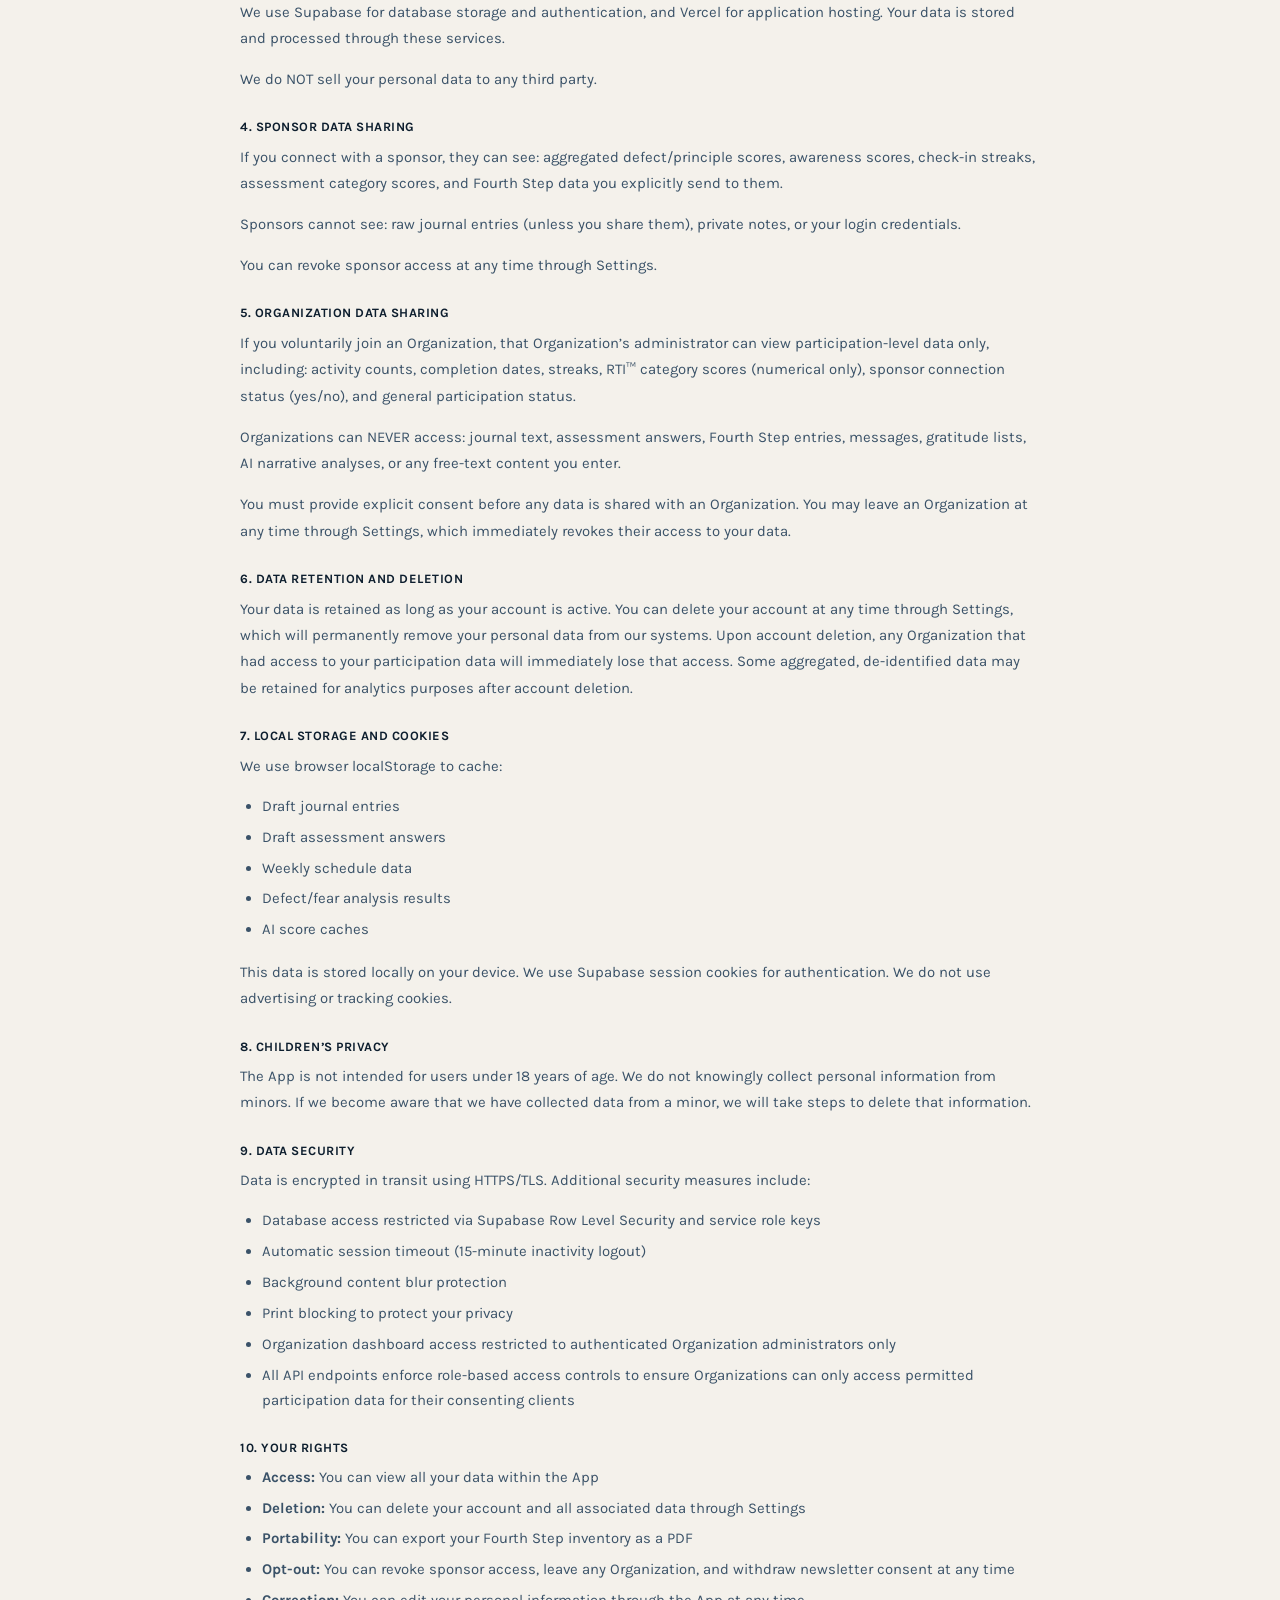
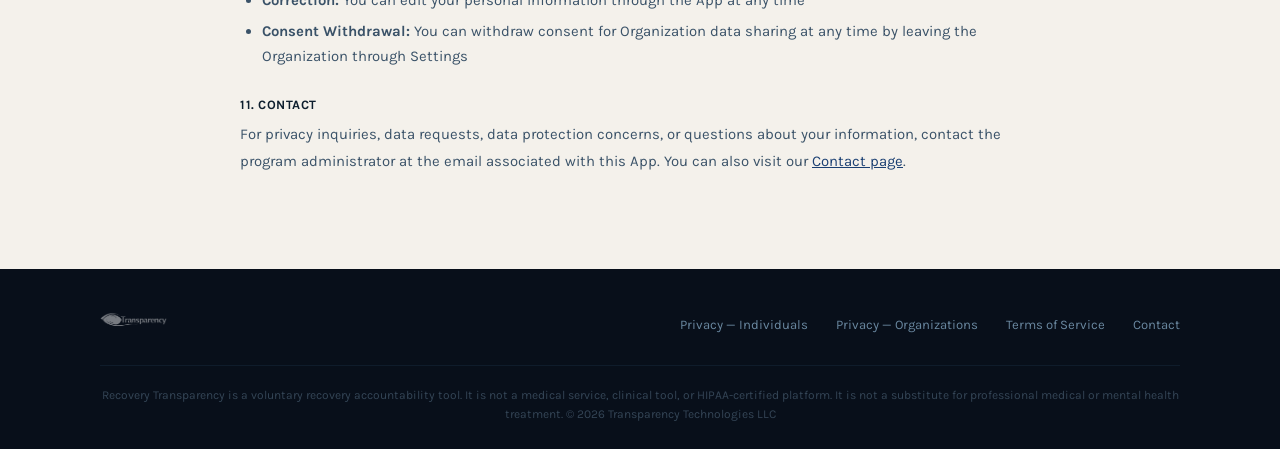
<file: privacy-individual.html>
<!DOCTYPE html>
<html lang="en">
<head>
  <meta charset="UTF-8" />
  <meta name="viewport" content="width=device-width, initial-scale=1.0" />
  <meta name="description" content="Privacy Policy for individual users of the Recovery Transparency app — how we collect, use, and protect your personal data." />
  <title>Privacy Policy — Individual Users — Recovery Transparency</title>

  <!-- Google Fonts -->
  <link rel="preconnect" href="https://fonts.googleapis.com" />
  <link rel="preconnect" href="https://fonts.gstatic.com" crossorigin />
  <link href="https://fonts.googleapis.com/css2?family=Lora:ital,wght@0,400;0,600;1,400;1,600&family=Karla:wght@300;400;500;600&display=swap" rel="stylesheet" />

  <!-- Styles -->
  <link rel="stylesheet" href="css/styles.css" />
</head>
<body>

  <!-- NAV -->
  <nav id="site-nav" aria-label="Main navigation">
    <a href="index.html" class="nav-logo" aria-label="Recovery Transparency home">
      <img src="assets/images/logo.png" alt="Recovery Transparency" height="42" />
    </a>
    <ul class="nav-links" role="list">
      <li><a href="why.html">The Why</a></li>
      <li><a href="features.html">Features</a></li>
      <li><a href="how-it-works.html">How It Works</a></li>
    </ul>
    <div class="nav-cta">
      <a href="#download" class="btn btn-sky">Download Free</a>
    </div>
  </nav>


  <!-- PAGE HERO -->
  <section class="page-hero" aria-label="Privacy Policy — Individual Users">
    <div class="page-hero-inner">
      <span class="eyebrow">Privacy Policy</span>
      <h1 class="section-title">Individual <em>Users</em></h1>
      <p class="section-lead">How we collect, use, and protect your personal data.</p>
    </div>
  </section>


  <!-- PRIVACY POLICY CONTENT -->
  <section class="legal-section" aria-label="Privacy Policy for Individual Users">
    <div class="legal-inner">
      <div class="legal-doc active">

        <span class="legal-date">Last Updated: March 4, 2026</span>

        <p class="legal-also">This Privacy Policy should be read alongside our <a href="terms.html">Terms of Service</a>, which governs your use of the Recovery Transparency platform.</p>

        <h3>1. Information We Collect</h3>
        <p>We collect information you provide directly, including:</p>
        <p><strong>For Individual Users:</strong></p>
        <ul>
          <li>Account information (email address, full name, program code)</li>
          <li>Daily check-in selections (character defects and spiritual principles)</li>
          <li>Journal entries and gratitude lists</li>
          <li>Weekly assessment responses</li>
          <li>Fourth Step inventory (resentments, fears, sex inventory, sane/sound entries)</li>
          <li>Messages sent to your sponsor, sponsees, or fellow members</li>
          <li>Sobriety date</li>
          <li>Weekly schedule data</li>
        </ul>
        <p><strong>For Organization Administrators:</strong></p>
        <ul>
          <li>Organization name, type, and contact email</li>
          <li>Administrator account information (email address, full name)</li>
        </ul>
        <p>We also collect technical data such as device type and browser information for security purposes.</p>

        <h3>2. How We Use Your Data</h3>
        <p>Your data is used to:</p>
        <ul>
          <li>Provide personalized recovery insights through AI analysis</li>
          <li>Calculate awareness scores, defect/principle scores, and RTI&trade; assessment scores</li>
          <li>Enable sponsor visibility of aggregated insights (with your permission)</li>
          <li>Provide participation-level data to Organizations you have voluntarily joined (with your explicit consent)</li>
          <li>Track your progress over time</li>
          <li>Send administrative communications and program updates (if opted in)</li>
          <li>Generate de-identified, aggregate analytics for platform improvement</li>
          <li>Improve the App and its features</li>
        </ul>

        <h3>3. AI Processing and Third-Party Data Sharing</h3>
        <p>Your self-reported text data &mdash; including journal entries, check-in data, assessment answers, Fourth Step inventory content, fear inventory entries, and messages &mdash; is sent to Anthropic&rsquo;s API (Claude AI) for analysis. Anthropic processes this data to generate insights, scores, and recommendations. Anthropic&rsquo;s data retention and usage policies apply to data sent to their API.</p>
        <p>We use Supabase for database storage and authentication, and Vercel for application hosting. Your data is stored and processed through these services.</p>
        <p>We do NOT sell your personal data to any third party.</p>

        <h3>4. Sponsor Data Sharing</h3>
        <p>If you connect with a sponsor, they can see: aggregated defect/principle scores, awareness scores, check-in streaks, assessment category scores, and Fourth Step data you explicitly send to them.</p>
        <p>Sponsors cannot see: raw journal entries (unless you share them), private notes, or your login credentials.</p>
        <p>You can revoke sponsor access at any time through Settings.</p>

        <h3>5. Organization Data Sharing</h3>
        <p>If you voluntarily join an Organization, that Organization&rsquo;s administrator can view participation-level data only, including: activity counts, completion dates, streaks, RTI&trade; category scores (numerical only), sponsor connection status (yes/no), and general participation status.</p>
        <p>Organizations can NEVER access: journal text, assessment answers, Fourth Step entries, messages, gratitude lists, AI narrative analyses, or any free-text content you enter.</p>
        <p>You must provide explicit consent before any data is shared with an Organization. You may leave an Organization at any time through Settings, which immediately revokes their access to your data.</p>

        <h3>6. Data Retention and Deletion</h3>
        <p>Your data is retained as long as your account is active. You can delete your account at any time through Settings, which will permanently remove your personal data from our systems. Upon account deletion, any Organization that had access to your participation data will immediately lose that access. Some aggregated, de-identified data may be retained for analytics purposes after account deletion.</p>

        <h3>7. Local Storage and Cookies</h3>
        <p>We use browser localStorage to cache:</p>
        <ul>
          <li>Draft journal entries</li>
          <li>Draft assessment answers</li>
          <li>Weekly schedule data</li>
          <li>Defect/fear analysis results</li>
          <li>AI score caches</li>
        </ul>
        <p>This data is stored locally on your device. We use Supabase session cookies for authentication. We do not use advertising or tracking cookies.</p>

        <h3>8. Children&rsquo;s Privacy</h3>
        <p>The App is not intended for users under 18 years of age. We do not knowingly collect personal information from minors. If we become aware that we have collected data from a minor, we will take steps to delete that information.</p>

        <h3>9. Data Security</h3>
        <p>Data is encrypted in transit using HTTPS/TLS. Additional security measures include:</p>
        <ul>
          <li>Database access restricted via Supabase Row Level Security and service role keys</li>
          <li>Automatic session timeout (15-minute inactivity logout)</li>
          <li>Background content blur protection</li>
          <li>Print blocking to protect your privacy</li>
          <li>Organization dashboard access restricted to authenticated Organization administrators only</li>
          <li>All API endpoints enforce role-based access controls to ensure Organizations can only access permitted participation data for their consenting clients</li>
        </ul>

        <h3>10. Your Rights</h3>
        <ul>
          <li><strong>Access:</strong> You can view all your data within the App</li>
          <li><strong>Deletion:</strong> You can delete your account and all associated data through Settings</li>
          <li><strong>Portability:</strong> You can export your Fourth Step inventory as a PDF</li>
          <li><strong>Opt-out:</strong> You can revoke sponsor access, leave any Organization, and withdraw newsletter consent at any time</li>
          <li><strong>Correction:</strong> You can edit your personal information through the App at any time</li>
          <li><strong>Consent Withdrawal:</strong> You can withdraw consent for Organization data sharing at any time by leaving the Organization through Settings</li>
        </ul>

        <h3>11. Contact</h3>
        <p>For privacy inquiries, data requests, data protection concerns, or questions about your information, contact the program administrator at the email associated with this App. You can also visit our <a href="contact.html" style="color: var(--color-brand-blue); text-decoration: underline;">Contact page</a>.</p>

      </div>
    </div>
  </section>


  <!-- FOOTER -->
  <footer aria-label="Site footer">
    <div class="footer-top">
      <a href="index.html" class="footer-logo" aria-label="Recovery Transparency home">
        <img src="assets/images/logo.png" alt="Recovery Transparency" height="32"
             style="filter: brightness(0) invert(1); opacity: 0.45;" />
      </a>
      <nav class="footer-links" aria-label="Footer navigation">
        <a href="privacy-individual.html">Privacy &mdash; Individuals</a>
        <a href="privacy-organizations.html">Privacy &mdash; Organizations</a>
        <a href="terms.html">Terms of Service</a>
        <a href="contact.html">Contact</a>
      </nav>
    </div>
    <hr class="footer-divider" />
    <p class="footer-disclaimer">
      Recovery Transparency is a voluntary recovery accountability tool. It is not a medical service, clinical tool, or HIPAA-certified platform. It is not a substitute for professional medical or mental health treatment. &copy; 2026 Transparency Technologies LLC
    </p>
  </footer>

  <script src="js/main.js"></script>
</body>
</html>
</file>
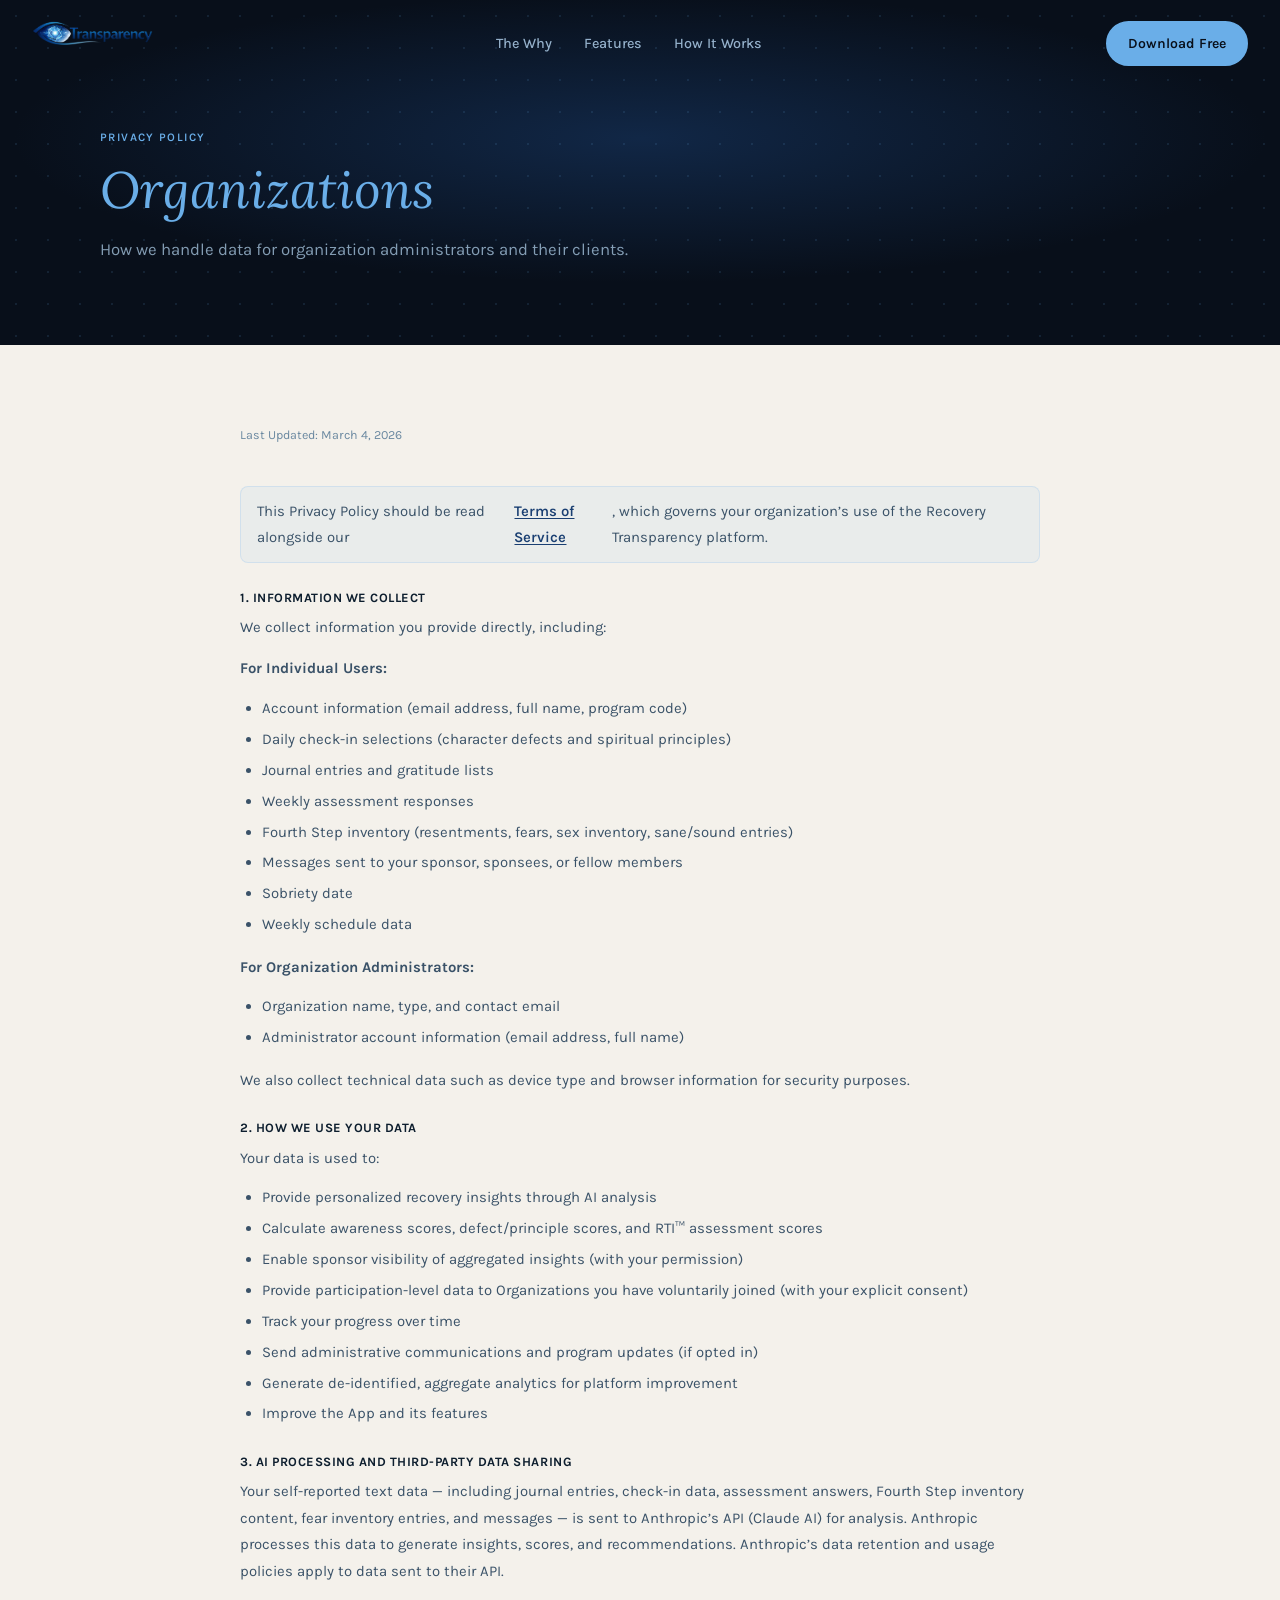
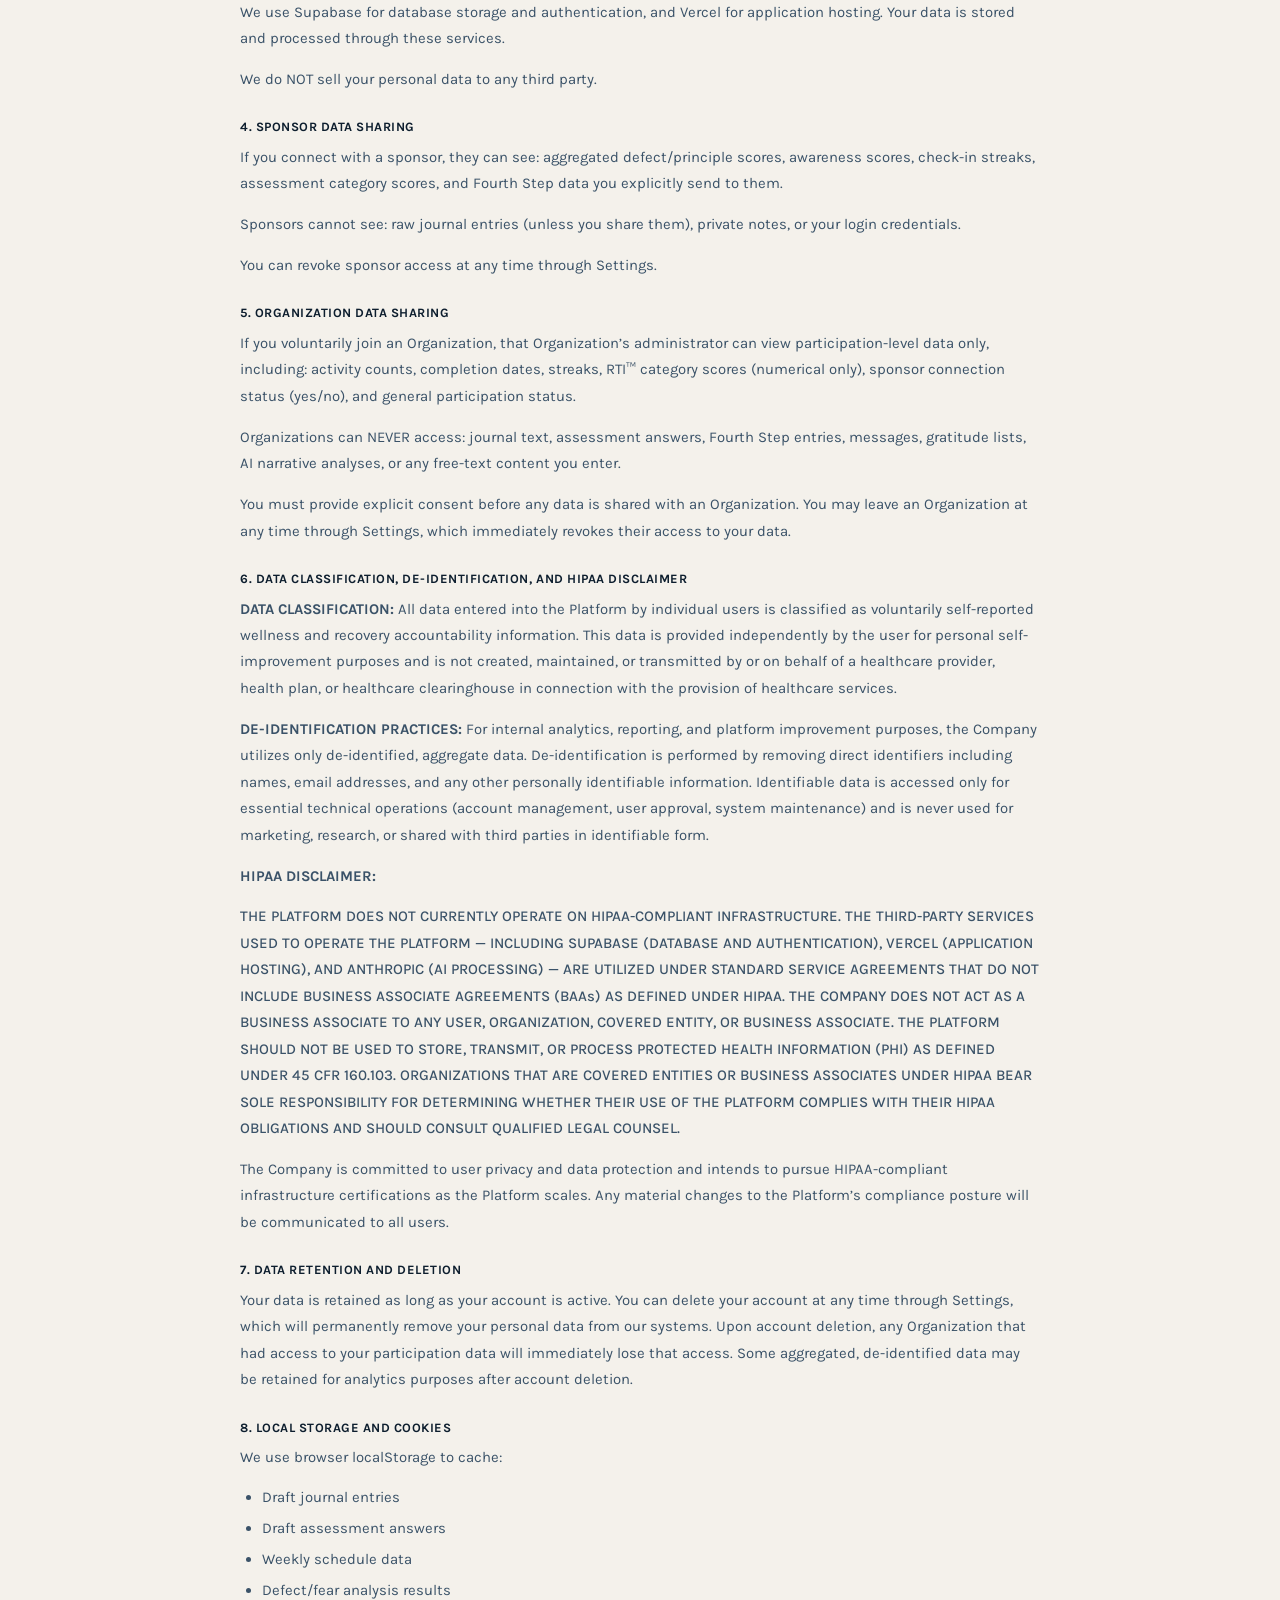
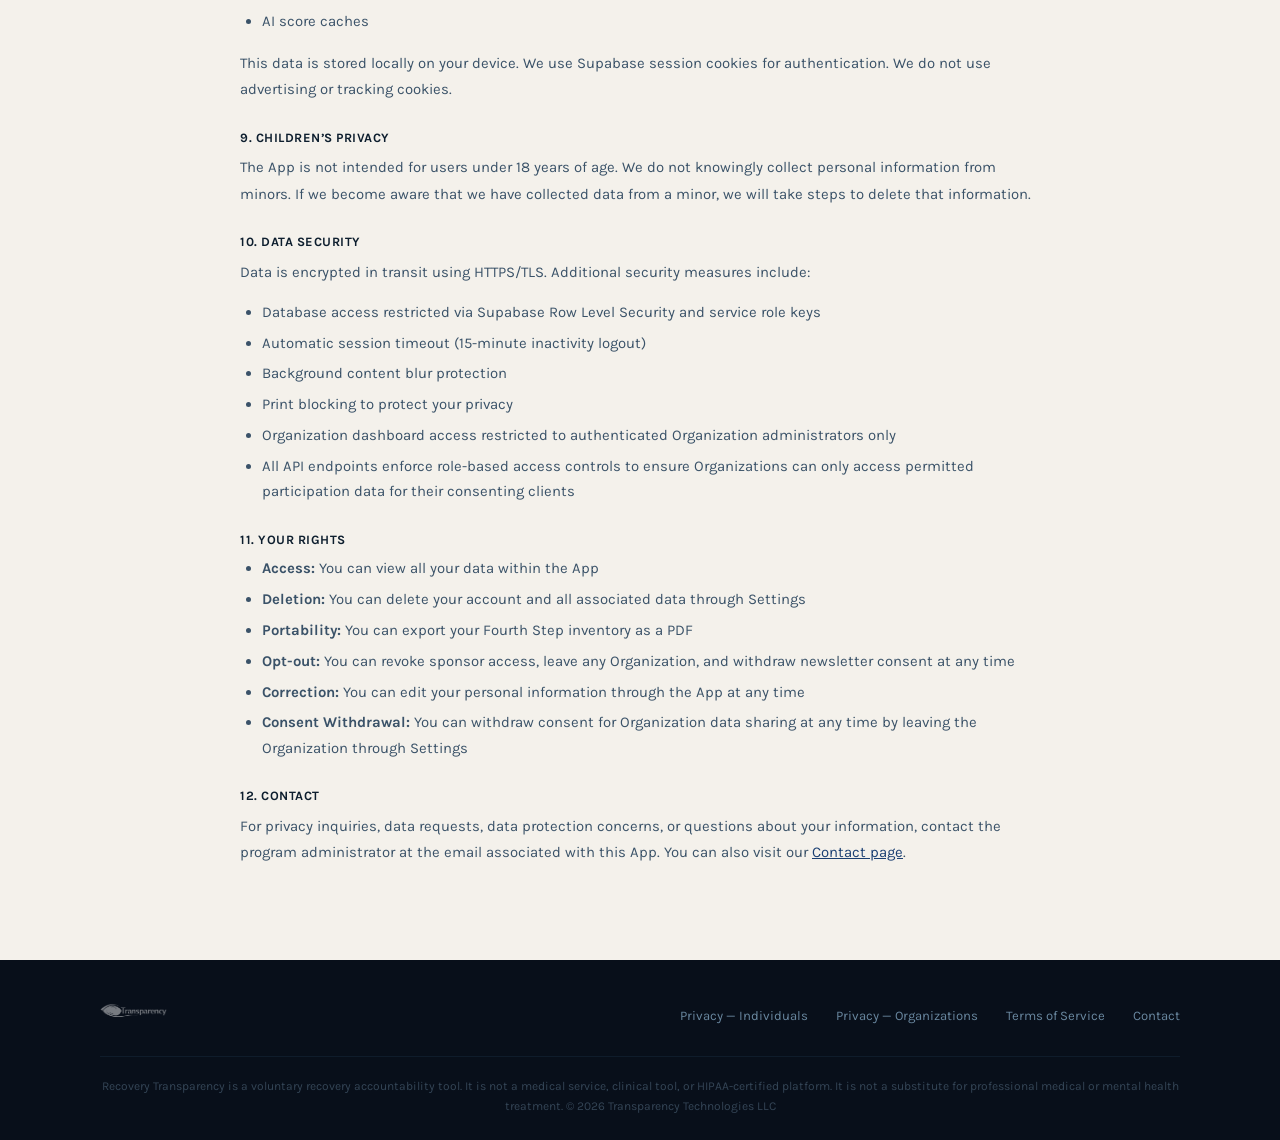
<file: privacy-organizations.html>
<!DOCTYPE html>
<html lang="en">
<head>
  <meta charset="UTF-8" />
  <meta name="viewport" content="width=device-width, initial-scale=1.0" />
  <meta name="description" content="Privacy Policy for Organization administrators using the Recovery Transparency platform — data classification, de-identification, and HIPAA disclaimer." />
  <title>Privacy Policy — Organizations — Recovery Transparency</title>

  <!-- Google Fonts -->
  <link rel="preconnect" href="https://fonts.googleapis.com" />
  <link rel="preconnect" href="https://fonts.gstatic.com" crossorigin />
  <link href="https://fonts.googleapis.com/css2?family=Lora:ital,wght@0,400;0,600;1,400;1,600&family=Karla:wght@300;400;500;600&display=swap" rel="stylesheet" />

  <!-- Styles -->
  <link rel="stylesheet" href="css/styles.css" />
</head>
<body>

  <!-- NAV -->
  <nav id="site-nav" aria-label="Main navigation">
    <a href="index.html" class="nav-logo" aria-label="Recovery Transparency home">
      <img src="assets/images/logo.png" alt="Recovery Transparency" height="42" />
    </a>
    <ul class="nav-links" role="list">
      <li><a href="why.html">The Why</a></li>
      <li><a href="features.html">Features</a></li>
      <li><a href="how-it-works.html">How It Works</a></li>
    </ul>
    <div class="nav-cta">
      <a href="#download" class="btn btn-sky">Download Free</a>
    </div>
  </nav>


  <!-- PAGE HERO -->
  <section class="page-hero" aria-label="Privacy Policy — Organizations">
    <div class="page-hero-inner">
      <span class="eyebrow">Privacy Policy</span>
      <h1 class="section-title"><em>Organizations</em></h1>
      <p class="section-lead">How we handle data for organization administrators and their clients.</p>
    </div>
  </section>


  <!-- PRIVACY POLICY CONTENT -->
  <section class="legal-section" aria-label="Privacy Policy for Organizations">
    <div class="legal-inner">
      <div class="legal-doc active">

        <span class="legal-date">Last Updated: March 4, 2026</span>

        <p class="legal-also">This Privacy Policy should be read alongside our <a href="terms.html">Terms of Service</a>, which governs your organization&rsquo;s use of the Recovery Transparency platform.</p>

        <h3>1. Information We Collect</h3>
        <p>We collect information you provide directly, including:</p>
        <p><strong>For Individual Users:</strong></p>
        <ul>
          <li>Account information (email address, full name, program code)</li>
          <li>Daily check-in selections (character defects and spiritual principles)</li>
          <li>Journal entries and gratitude lists</li>
          <li>Weekly assessment responses</li>
          <li>Fourth Step inventory (resentments, fears, sex inventory, sane/sound entries)</li>
          <li>Messages sent to your sponsor, sponsees, or fellow members</li>
          <li>Sobriety date</li>
          <li>Weekly schedule data</li>
        </ul>
        <p><strong>For Organization Administrators:</strong></p>
        <ul>
          <li>Organization name, type, and contact email</li>
          <li>Administrator account information (email address, full name)</li>
        </ul>
        <p>We also collect technical data such as device type and browser information for security purposes.</p>

        <h3>2. How We Use Your Data</h3>
        <p>Your data is used to:</p>
        <ul>
          <li>Provide personalized recovery insights through AI analysis</li>
          <li>Calculate awareness scores, defect/principle scores, and RTI&trade; assessment scores</li>
          <li>Enable sponsor visibility of aggregated insights (with your permission)</li>
          <li>Provide participation-level data to Organizations you have voluntarily joined (with your explicit consent)</li>
          <li>Track your progress over time</li>
          <li>Send administrative communications and program updates (if opted in)</li>
          <li>Generate de-identified, aggregate analytics for platform improvement</li>
          <li>Improve the App and its features</li>
        </ul>

        <h3>3. AI Processing and Third-Party Data Sharing</h3>
        <p>Your self-reported text data &mdash; including journal entries, check-in data, assessment answers, Fourth Step inventory content, fear inventory entries, and messages &mdash; is sent to Anthropic&rsquo;s API (Claude AI) for analysis. Anthropic processes this data to generate insights, scores, and recommendations. Anthropic&rsquo;s data retention and usage policies apply to data sent to their API.</p>
        <p>We use Supabase for database storage and authentication, and Vercel for application hosting. Your data is stored and processed through these services.</p>
        <p>We do NOT sell your personal data to any third party.</p>

        <h3>4. Sponsor Data Sharing</h3>
        <p>If you connect with a sponsor, they can see: aggregated defect/principle scores, awareness scores, check-in streaks, assessment category scores, and Fourth Step data you explicitly send to them.</p>
        <p>Sponsors cannot see: raw journal entries (unless you share them), private notes, or your login credentials.</p>
        <p>You can revoke sponsor access at any time through Settings.</p>

        <h3>5. Organization Data Sharing</h3>
        <p>If you voluntarily join an Organization, that Organization&rsquo;s administrator can view participation-level data only, including: activity counts, completion dates, streaks, RTI&trade; category scores (numerical only), sponsor connection status (yes/no), and general participation status.</p>
        <p>Organizations can NEVER access: journal text, assessment answers, Fourth Step entries, messages, gratitude lists, AI narrative analyses, or any free-text content you enter.</p>
        <p>You must provide explicit consent before any data is shared with an Organization. You may leave an Organization at any time through Settings, which immediately revokes their access to your data.</p>

        <h3>6. Data Classification, De-Identification, and HIPAA Disclaimer</h3>

        <p><strong>DATA CLASSIFICATION:</strong> All data entered into the Platform by individual users is classified as voluntarily self-reported wellness and recovery accountability information. This data is provided independently by the user for personal self-improvement purposes and is not created, maintained, or transmitted by or on behalf of a healthcare provider, health plan, or healthcare clearinghouse in connection with the provision of healthcare services.</p>

        <p><strong>DE-IDENTIFICATION PRACTICES:</strong> For internal analytics, reporting, and platform improvement purposes, the Company utilizes only de-identified, aggregate data. De-identification is performed by removing direct identifiers including names, email addresses, and any other personally identifiable information. Identifiable data is accessed only for essential technical operations (account management, user approval, system maintenance) and is never used for marketing, research, or shared with third parties in identifiable form.</p>

        <p><strong>HIPAA DISCLAIMER:</strong></p>
        <p class="legal-caps">THE PLATFORM DOES NOT CURRENTLY OPERATE ON HIPAA-COMPLIANT INFRASTRUCTURE. THE THIRD-PARTY SERVICES USED TO OPERATE THE PLATFORM &mdash; INCLUDING SUPABASE (DATABASE AND AUTHENTICATION), VERCEL (APPLICATION HOSTING), AND ANTHROPIC (AI PROCESSING) &mdash; ARE UTILIZED UNDER STANDARD SERVICE AGREEMENTS THAT DO NOT INCLUDE BUSINESS ASSOCIATE AGREEMENTS (BAAs) AS DEFINED UNDER HIPAA. THE COMPANY DOES NOT ACT AS A BUSINESS ASSOCIATE TO ANY USER, ORGANIZATION, COVERED ENTITY, OR BUSINESS ASSOCIATE. THE PLATFORM SHOULD NOT BE USED TO STORE, TRANSMIT, OR PROCESS PROTECTED HEALTH INFORMATION (PHI) AS DEFINED UNDER 45 CFR 160.103. ORGANIZATIONS THAT ARE COVERED ENTITIES OR BUSINESS ASSOCIATES UNDER HIPAA BEAR SOLE RESPONSIBILITY FOR DETERMINING WHETHER THEIR USE OF THE PLATFORM COMPLIES WITH THEIR HIPAA OBLIGATIONS AND SHOULD CONSULT QUALIFIED LEGAL COUNSEL.</p>
        <p>The Company is committed to user privacy and data protection and intends to pursue HIPAA-compliant infrastructure certifications as the Platform scales. Any material changes to the Platform&rsquo;s compliance posture will be communicated to all users.</p>

        <h3>7. Data Retention and Deletion</h3>
        <p>Your data is retained as long as your account is active. You can delete your account at any time through Settings, which will permanently remove your personal data from our systems. Upon account deletion, any Organization that had access to your participation data will immediately lose that access. Some aggregated, de-identified data may be retained for analytics purposes after account deletion.</p>

        <h3>8. Local Storage and Cookies</h3>
        <p>We use browser localStorage to cache:</p>
        <ul>
          <li>Draft journal entries</li>
          <li>Draft assessment answers</li>
          <li>Weekly schedule data</li>
          <li>Defect/fear analysis results</li>
          <li>AI score caches</li>
        </ul>
        <p>This data is stored locally on your device. We use Supabase session cookies for authentication. We do not use advertising or tracking cookies.</p>

        <h3>9. Children&rsquo;s Privacy</h3>
        <p>The App is not intended for users under 18 years of age. We do not knowingly collect personal information from minors. If we become aware that we have collected data from a minor, we will take steps to delete that information.</p>

        <h3>10. Data Security</h3>
        <p>Data is encrypted in transit using HTTPS/TLS. Additional security measures include:</p>
        <ul>
          <li>Database access restricted via Supabase Row Level Security and service role keys</li>
          <li>Automatic session timeout (15-minute inactivity logout)</li>
          <li>Background content blur protection</li>
          <li>Print blocking to protect your privacy</li>
          <li>Organization dashboard access restricted to authenticated Organization administrators only</li>
          <li>All API endpoints enforce role-based access controls to ensure Organizations can only access permitted participation data for their consenting clients</li>
        </ul>

        <h3>11. Your Rights</h3>
        <ul>
          <li><strong>Access:</strong> You can view all your data within the App</li>
          <li><strong>Deletion:</strong> You can delete your account and all associated data through Settings</li>
          <li><strong>Portability:</strong> You can export your Fourth Step inventory as a PDF</li>
          <li><strong>Opt-out:</strong> You can revoke sponsor access, leave any Organization, and withdraw newsletter consent at any time</li>
          <li><strong>Correction:</strong> You can edit your personal information through the App at any time</li>
          <li><strong>Consent Withdrawal:</strong> You can withdraw consent for Organization data sharing at any time by leaving the Organization through Settings</li>
        </ul>

        <h3>12. Contact</h3>
        <p>For privacy inquiries, data requests, data protection concerns, or questions about your information, contact the program administrator at the email associated with this App. You can also visit our <a href="contact.html" style="color: var(--color-brand-blue); text-decoration: underline;">Contact page</a>.</p>

      </div>
    </div>
  </section>


  <!-- FOOTER -->
  <footer aria-label="Site footer">
    <div class="footer-top">
      <a href="index.html" class="footer-logo" aria-label="Recovery Transparency home">
        <img src="assets/images/logo.png" alt="Recovery Transparency" height="32"
             style="filter: brightness(0) invert(1); opacity: 0.45;" />
      </a>
      <nav class="footer-links" aria-label="Footer navigation">
        <a href="privacy-individual.html">Privacy &mdash; Individuals</a>
        <a href="privacy-organizations.html">Privacy &mdash; Organizations</a>
        <a href="terms.html">Terms of Service</a>
        <a href="contact.html">Contact</a>
      </nav>
    </div>
    <hr class="footer-divider" />
    <p class="footer-disclaimer">
      Recovery Transparency is a voluntary recovery accountability tool. It is not a medical service, clinical tool, or HIPAA-certified platform. It is not a substitute for professional medical or mental health treatment. &copy; 2026 Transparency Technologies LLC
    </p>
  </footer>

  <script src="js/main.js"></script>
</body>
</html>
</file>
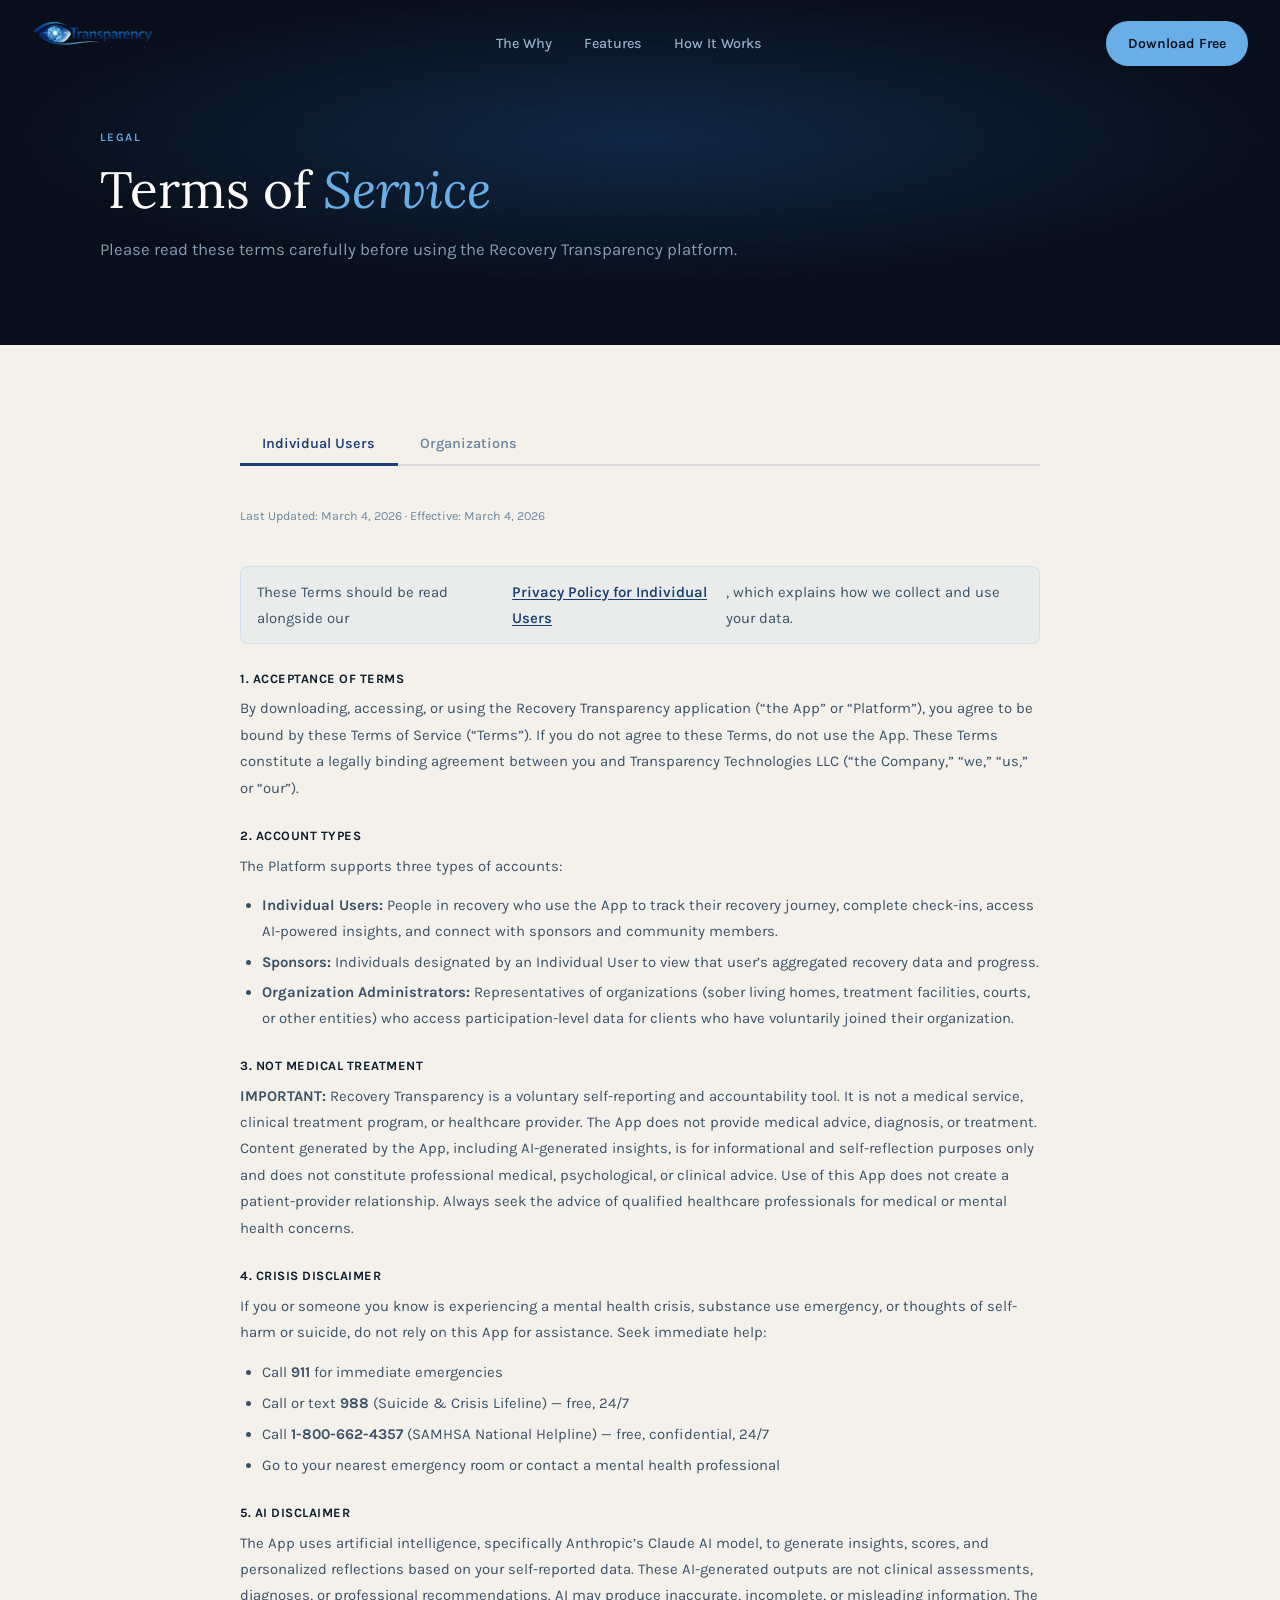
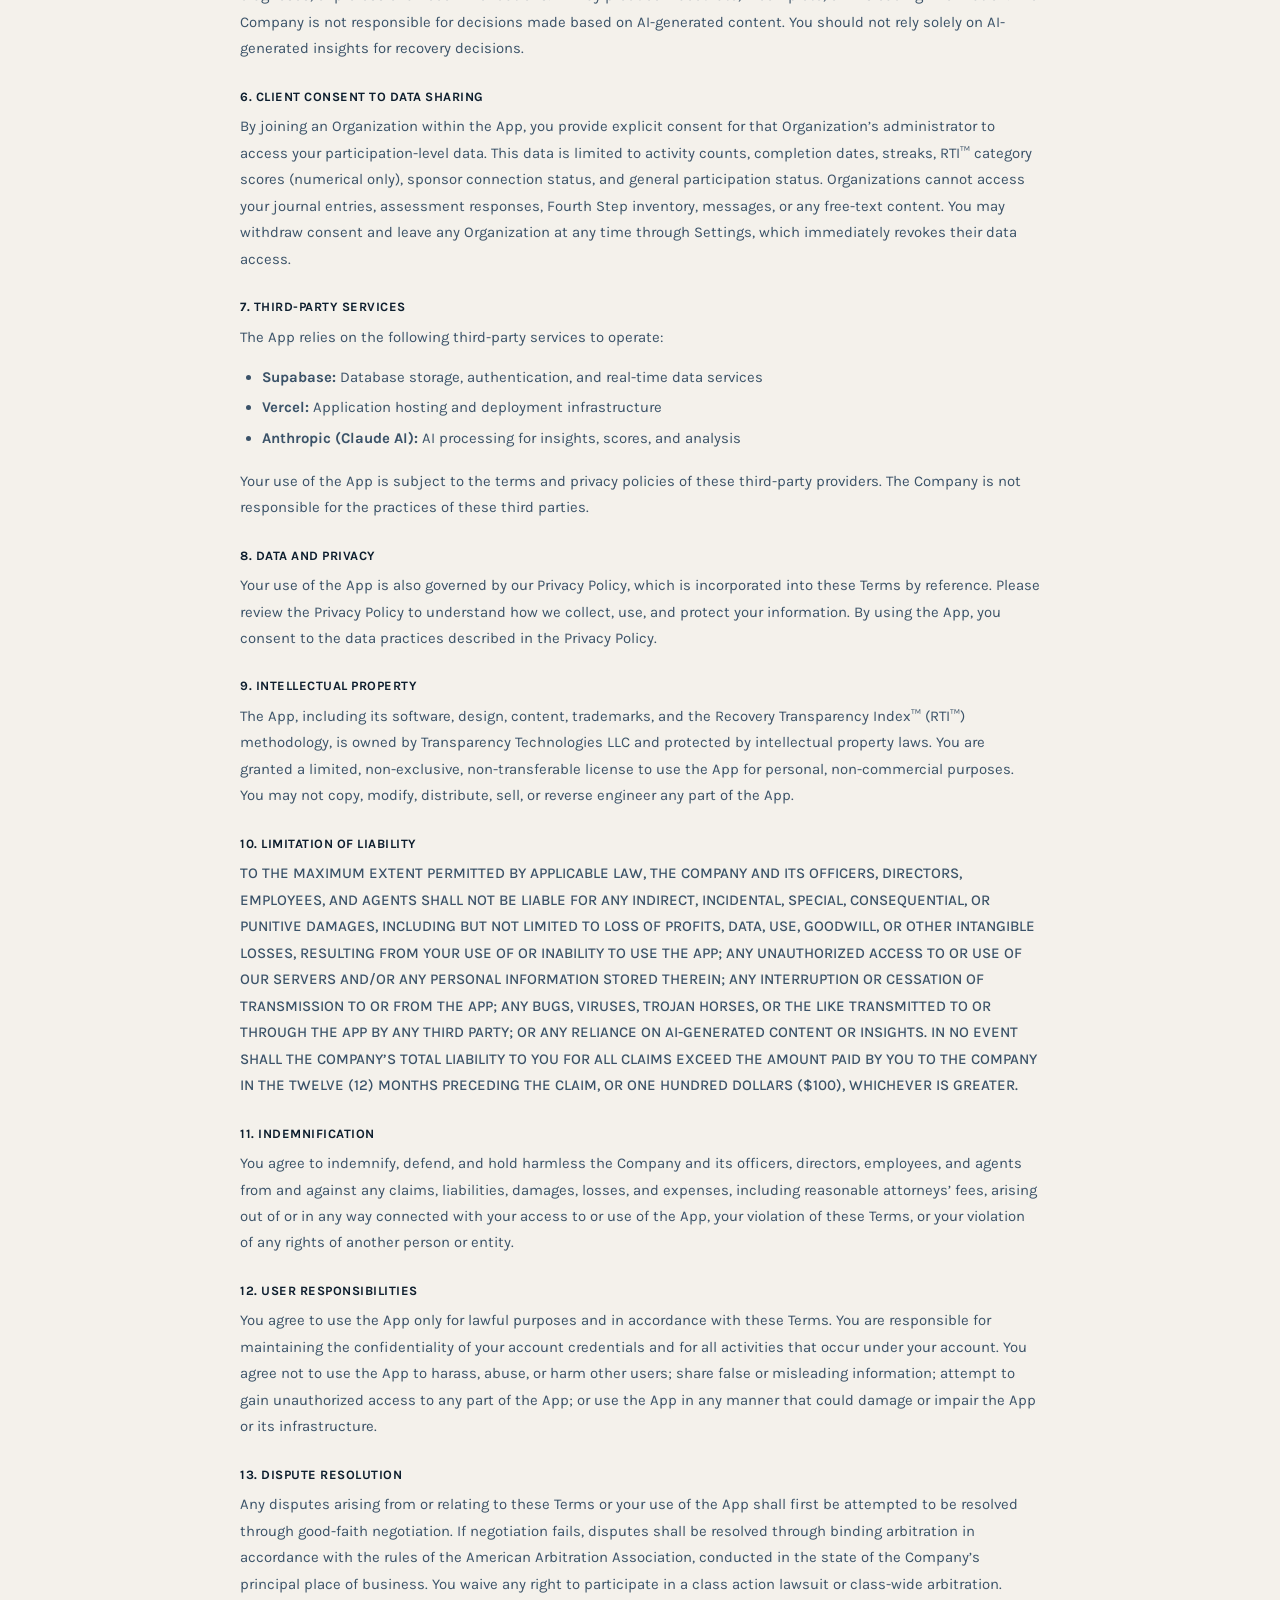
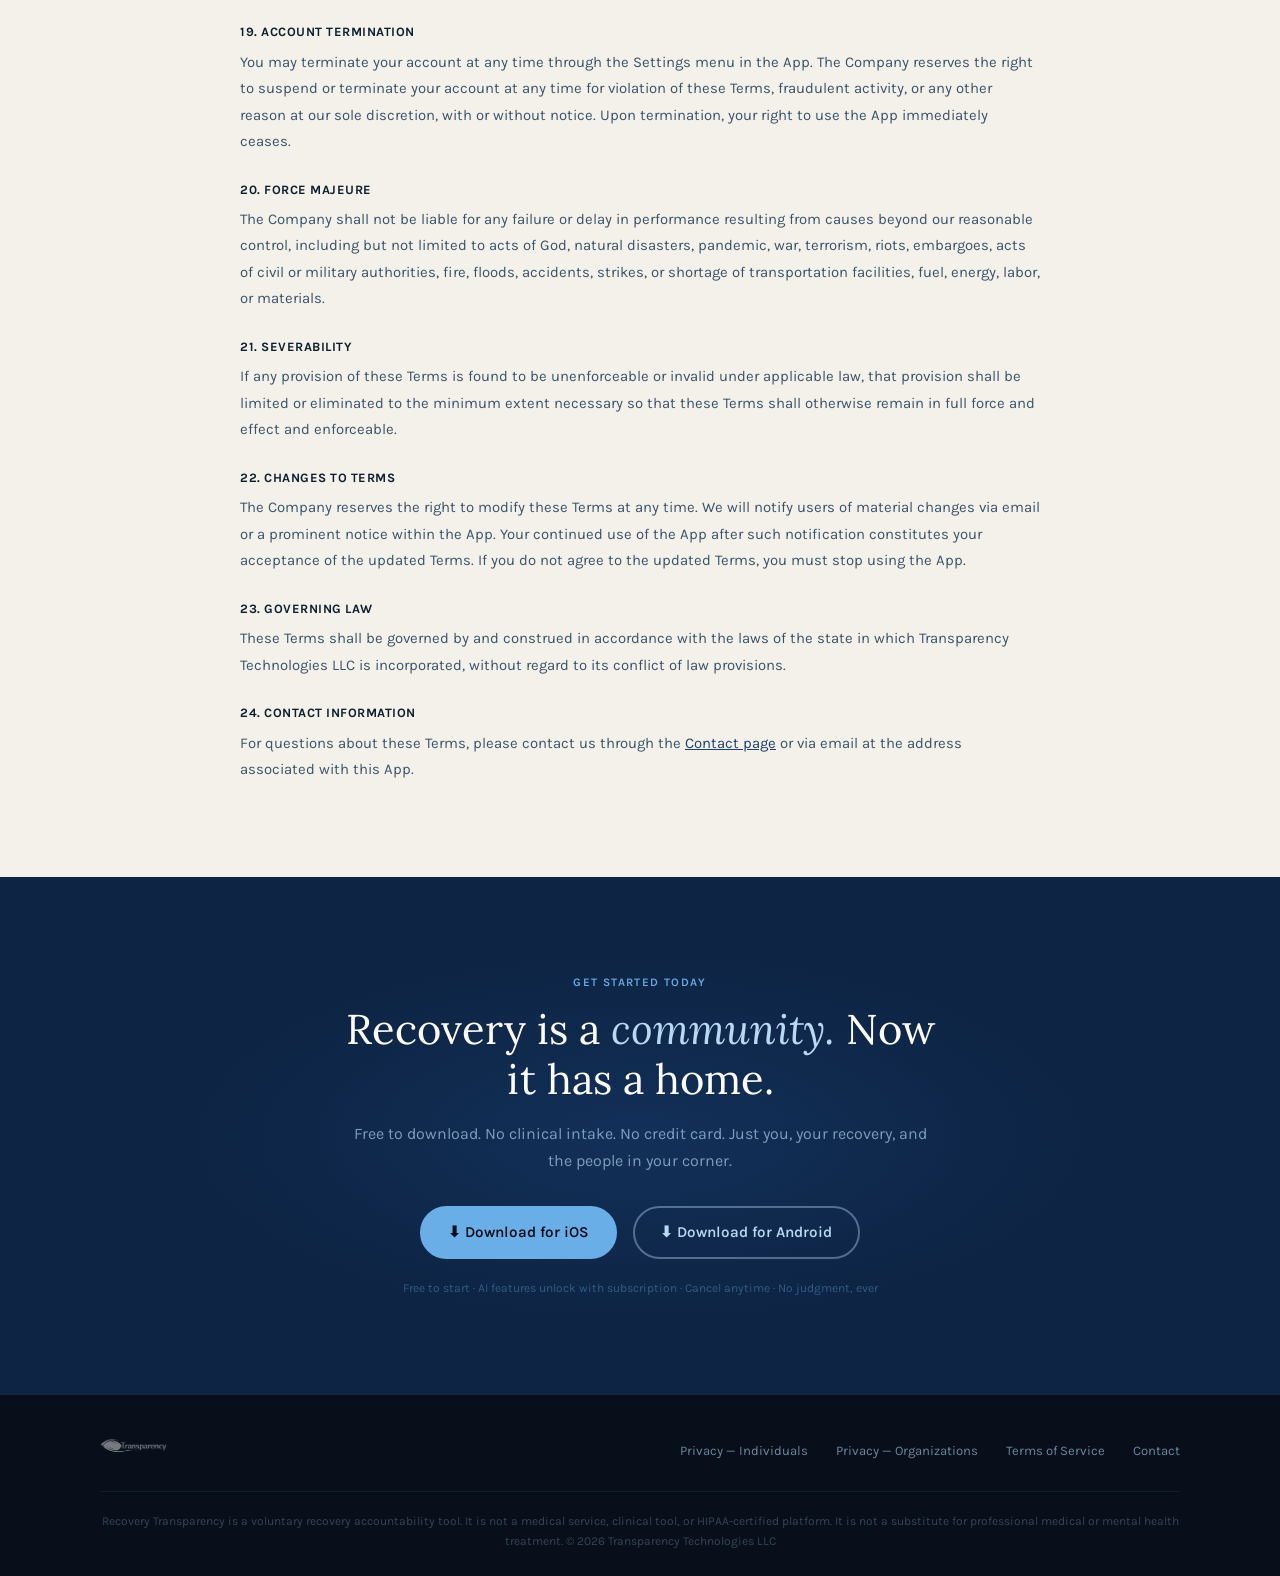
<file: terms.html>
<!DOCTYPE html>
<html lang="en">
<head>
  <meta charset="UTF-8" />
  <meta name="viewport" content="width=device-width, initial-scale=1.0" />
  <meta name="description" content="Terms of Service for Recovery Transparency — individual users and organizations." />
  <title>Terms of Service — Recovery Transparency</title>
  <link rel="preconnect" href="https://fonts.googleapis.com" />
  <link rel="preconnect" href="https://fonts.gstatic.com" crossorigin />
  <link href="https://fonts.googleapis.com/css2?family=Lora:ital,wght@0,400;0,600;1,400;1,600&family=Karla:wght@300;400;500;600&display=swap" rel="stylesheet" />
  <link rel="stylesheet" href="css/styles.css" />
</head>
<body>

  <nav id="site-nav" aria-label="Main navigation">
    <a href="index.html" class="nav-logo" aria-label="Recovery Transparency home">
      <img src="assets/images/logo.png" alt="Recovery Transparency" height="42" />
    </a>
    <ul class="nav-links" role="list">
      <li><a href="why.html">The Why</a></li>
      <li><a href="features.html">Features</a></li>
      <li><a href="how-it-works.html">How It Works</a></li>
    </ul>
    <div class="nav-cta">
      <a href="#download" class="btn btn-sky">Download Free</a>
    </div>
  </nav>

  <section class="page-hero" aria-label="Terms of Service">
    <div class="page-hero-inner">
      <span class="eyebrow">Legal</span>
      <h1 class="section-title">Terms of <em>Service</em></h1>
      <p class="section-lead">Please read these terms carefully before using the Recovery Transparency platform.</p>
    </div>
  </section>

  <section class="legal-section" aria-label="Terms of Service">
    <div class="legal-inner">

      <div class="legal-tabs" role="tablist">
        <button class="legal-tab active" data-target="terms-individual" role="tab" aria-selected="true">Individual Users</button>
        <button class="legal-tab" data-target="terms-org" role="tab" aria-selected="false">Organizations</button>
      </div>

      <!-- ══ INDIVIDUAL USERS ══ -->
      <div id="terms-individual" class="legal-doc active" role="tabpanel">
        <span class="legal-date">Last Updated: March 4, 2026 &middot; Effective: March 4, 2026</span>

        <p class="legal-also">These Terms should be read alongside our <a href="privacy-individual.html">Privacy Policy for Individual Users</a>, which explains how we collect and use your data.</p>

        <h3>1. Acceptance of Terms</h3>
        <p>By downloading, accessing, or using the Recovery Transparency application (&ldquo;the App&rdquo; or &ldquo;Platform&rdquo;), you agree to be bound by these Terms of Service (&ldquo;Terms&rdquo;). If you do not agree to these Terms, do not use the App. These Terms constitute a legally binding agreement between you and Transparency Technologies LLC (&ldquo;the Company,&rdquo; &ldquo;we,&rdquo; &ldquo;us,&rdquo; or &ldquo;our&rdquo;).</p>

        <h3>2. Account Types</h3>
        <p>The Platform supports three types of accounts:</p>
        <ul>
          <li><strong>Individual Users:</strong> People in recovery who use the App to track their recovery journey, complete check-ins, access AI-powered insights, and connect with sponsors and community members.</li>
          <li><strong>Sponsors:</strong> Individuals designated by an Individual User to view that user&rsquo;s aggregated recovery data and progress.</li>
          <li><strong>Organization Administrators:</strong> Representatives of organizations (sober living homes, treatment facilities, courts, or other entities) who access participation-level data for clients who have voluntarily joined their organization.</li>
        </ul>

        <h3>3. Not Medical Treatment</h3>
        <p><strong>IMPORTANT:</strong> Recovery Transparency is a voluntary self-reporting and accountability tool. It is not a medical service, clinical treatment program, or healthcare provider. The App does not provide medical advice, diagnosis, or treatment. Content generated by the App, including AI-generated insights, is for informational and self-reflection purposes only and does not constitute professional medical, psychological, or clinical advice. Use of this App does not create a patient-provider relationship. Always seek the advice of qualified healthcare professionals for medical or mental health concerns.</p>

        <h3>4. Crisis Disclaimer</h3>
        <p>If you or someone you know is experiencing a mental health crisis, substance use emergency, or thoughts of self-harm or suicide, do not rely on this App for assistance. Seek immediate help:</p>
        <ul>
          <li>Call <strong>911</strong> for immediate emergencies</li>
          <li>Call or text <strong>988</strong> (Suicide &amp; Crisis Lifeline) &mdash; free, 24/7</li>
          <li>Call <strong>1-800-662-4357</strong> (SAMHSA National Helpline) &mdash; free, confidential, 24/7</li>
          <li>Go to your nearest emergency room or contact a mental health professional</li>
        </ul>

        <h3>5. AI Disclaimer</h3>
        <p>The App uses artificial intelligence, specifically Anthropic&rsquo;s Claude AI model, to generate insights, scores, and personalized reflections based on your self-reported data. These AI-generated outputs are not clinical assessments, diagnoses, or professional recommendations. AI may produce inaccurate, incomplete, or misleading information. The Company is not responsible for decisions made based on AI-generated content. You should not rely solely on AI-generated insights for recovery decisions.</p>

        <h3>6. Client Consent to Data Sharing</h3>
        <p>By joining an Organization within the App, you provide explicit consent for that Organization&rsquo;s administrator to access your participation-level data. This data is limited to activity counts, completion dates, streaks, RTI&trade; category scores (numerical only), sponsor connection status, and general participation status. Organizations cannot access your journal entries, assessment responses, Fourth Step inventory, messages, or any free-text content. You may withdraw consent and leave any Organization at any time through Settings, which immediately revokes their data access.</p>

        <h3>7. Third-Party Services</h3>
        <p>The App relies on the following third-party services to operate:</p>
        <ul>
          <li><strong>Supabase:</strong> Database storage, authentication, and real-time data services</li>
          <li><strong>Vercel:</strong> Application hosting and deployment infrastructure</li>
          <li><strong>Anthropic (Claude AI):</strong> AI processing for insights, scores, and analysis</li>
        </ul>
        <p>Your use of the App is subject to the terms and privacy policies of these third-party providers. The Company is not responsible for the practices of these third parties.</p>

        <h3>8. Data and Privacy</h3>
        <p>Your use of the App is also governed by our Privacy Policy, which is incorporated into these Terms by reference. Please review the Privacy Policy to understand how we collect, use, and protect your information. By using the App, you consent to the data practices described in the Privacy Policy.</p>

        <h3>9. Intellectual Property</h3>
        <p>The App, including its software, design, content, trademarks, and the Recovery Transparency Index&trade; (RTI&trade;) methodology, is owned by Transparency Technologies LLC and protected by intellectual property laws. You are granted a limited, non-exclusive, non-transferable license to use the App for personal, non-commercial purposes. You may not copy, modify, distribute, sell, or reverse engineer any part of the App.</p>

        <h3>10. Limitation of Liability</h3>
        <p class="legal-caps">TO THE MAXIMUM EXTENT PERMITTED BY APPLICABLE LAW, THE COMPANY AND ITS OFFICERS, DIRECTORS, EMPLOYEES, AND AGENTS SHALL NOT BE LIABLE FOR ANY INDIRECT, INCIDENTAL, SPECIAL, CONSEQUENTIAL, OR PUNITIVE DAMAGES, INCLUDING BUT NOT LIMITED TO LOSS OF PROFITS, DATA, USE, GOODWILL, OR OTHER INTANGIBLE LOSSES, RESULTING FROM YOUR USE OF OR INABILITY TO USE THE APP; ANY UNAUTHORIZED ACCESS TO OR USE OF OUR SERVERS AND/OR ANY PERSONAL INFORMATION STORED THEREIN; ANY INTERRUPTION OR CESSATION OF TRANSMISSION TO OR FROM THE APP; ANY BUGS, VIRUSES, TROJAN HORSES, OR THE LIKE TRANSMITTED TO OR THROUGH THE APP BY ANY THIRD PARTY; OR ANY RELIANCE ON AI-GENERATED CONTENT OR INSIGHTS. IN NO EVENT SHALL THE COMPANY&rsquo;S TOTAL LIABILITY TO YOU FOR ALL CLAIMS EXCEED THE AMOUNT PAID BY YOU TO THE COMPANY IN THE TWELVE (12) MONTHS PRECEDING THE CLAIM, OR ONE HUNDRED DOLLARS ($100), WHICHEVER IS GREATER.</p>

        <h3>11. Indemnification</h3>
        <p>You agree to indemnify, defend, and hold harmless the Company and its officers, directors, employees, and agents from and against any claims, liabilities, damages, losses, and expenses, including reasonable attorneys&rsquo; fees, arising out of or in any way connected with your access to or use of the App, your violation of these Terms, or your violation of any rights of another person or entity.</p>

        <h3>12. User Responsibilities</h3>
        <p>You agree to use the App only for lawful purposes and in accordance with these Terms. You are responsible for maintaining the confidentiality of your account credentials and for all activities that occur under your account. You agree not to use the App to harass, abuse, or harm other users; share false or misleading information; attempt to gain unauthorized access to any part of the App; or use the App in any manner that could damage or impair the App or its infrastructure.</p>

        <h3>13. Dispute Resolution</h3>
        <p>Any disputes arising from or relating to these Terms or your use of the App shall first be attempted to be resolved through good-faith negotiation. If negotiation fails, disputes shall be resolved through binding arbitration in accordance with the rules of the American Arbitration Association, conducted in the state of the Company&rsquo;s principal place of business. You waive any right to participate in a class action lawsuit or class-wide arbitration.</p>

        <h3>19. Account Termination</h3>
        <p>You may terminate your account at any time through the Settings menu in the App. The Company reserves the right to suspend or terminate your account at any time for violation of these Terms, fraudulent activity, or any other reason at our sole discretion, with or without notice. Upon termination, your right to use the App immediately ceases.</p>

        <h3>20. Force Majeure</h3>
        <p>The Company shall not be liable for any failure or delay in performance resulting from causes beyond our reasonable control, including but not limited to acts of God, natural disasters, pandemic, war, terrorism, riots, embargoes, acts of civil or military authorities, fire, floods, accidents, strikes, or shortage of transportation facilities, fuel, energy, labor, or materials.</p>

        <h3>21. Severability</h3>
        <p>If any provision of these Terms is found to be unenforceable or invalid under applicable law, that provision shall be limited or eliminated to the minimum extent necessary so that these Terms shall otherwise remain in full force and effect and enforceable.</p>

        <h3>22. Changes to Terms</h3>
        <p>The Company reserves the right to modify these Terms at any time. We will notify users of material changes via email or a prominent notice within the App. Your continued use of the App after such notification constitutes your acceptance of the updated Terms. If you do not agree to the updated Terms, you must stop using the App.</p>

        <h3>23. Governing Law</h3>
        <p>These Terms shall be governed by and construed in accordance with the laws of the state in which Transparency Technologies LLC is incorporated, without regard to its conflict of law provisions.</p>

        <h3>24. Contact Information</h3>
        <p>For questions about these Terms, please contact us through the <a href="contact.html" style="color:var(--color-brand-blue);text-decoration:underline;">Contact page</a> or via email at the address associated with this App.</p>
      </div>

      <!-- ══ ORGANIZATIONS ══ -->
      <div id="terms-org" class="legal-doc" role="tabpanel">
        <span class="legal-date">Last Updated: March 4, 2026 &middot; Effective: March 4, 2026</span>

        <p class="legal-also">These Terms should be read alongside our <a href="privacy-organizations.html">Privacy Policy for Organizations</a>, which explains how we handle your organization&rsquo;s data.</p>

        <h3>1. Acceptance of Terms</h3>
        <p>By registering as an Organization or accessing the Organization Administrator dashboard on the Recovery Transparency platform (&ldquo;the Platform&rdquo;), you agree to be bound by these Terms of Service. These Terms apply to the organization entity you represent (&ldquo;Organization&rdquo;) and constitute a legally binding agreement with Transparency Technologies LLC (&ldquo;the Company&rdquo;).</p>

        <h3>2. Account Types</h3>
        <p>The Platform supports three types of accounts:</p>
        <ul>
          <li><strong>Individual Users:</strong> People in recovery who use the App to track their recovery journey.</li>
          <li><strong>Sponsors:</strong> Individuals designated by an Individual User to view aggregated recovery data.</li>
          <li><strong>Organization Administrators:</strong> Representatives of organizations who access participation-level data for clients who have voluntarily joined their organization.</li>
        </ul>

        <h3>3. Not Medical Treatment</h3>
        <p><strong>IMPORTANT:</strong> Recovery Transparency is a voluntary self-reporting and accountability tool. It is not a medical service, clinical treatment program, or healthcare provider. The App does not provide medical advice, diagnosis, or treatment. Organizations may not represent the Platform to their clients as a clinical tool, treatment service, or substitute for professional care.</p>

        <h3>4. Crisis Disclaimer</h3>
        <p>If a client is experiencing a mental health crisis, substance use emergency, or thoughts of self-harm or suicide, they should not rely on this App for assistance. Immediately direct them to:</p>
        <ul>
          <li>Call <strong>911</strong> for immediate emergencies</li>
          <li>Call or text <strong>988</strong> (Suicide &amp; Crisis Lifeline) &mdash; free, 24/7</li>
          <li>Call <strong>1-800-662-4357</strong> (SAMHSA National Helpline) &mdash; free, confidential, 24/7</li>
          <li>Your organization&rsquo;s on-site crisis response protocol</li>
        </ul>

        <h3>5. AI Disclaimer</h3>
        <p>The App uses Anthropic&rsquo;s Claude AI model to generate insights and scores based on user self-reported data. These outputs are not clinical assessments or professional recommendations. Organizations may not use AI-generated content as the basis for clinical decisions, legal proceedings, or formal treatment documentation.</p>

        <h3>6. Client Consent to Data Sharing</h3>
        <p>Individual users must provide explicit consent before any data is shared with your Organization. Organizations may only access participation-level data: activity counts, completion dates, streaks, RTI&trade; category scores (numerical only), sponsor connection status, and general participation status. Organizations cannot access journal entries, assessment responses, Fourth Step inventory, messages, or any free-text content. It is the Organization&rsquo;s responsibility to ensure clients understand what data is being shared and to honor client requests to withdraw consent.</p>

        <h3>7. Third-Party Services</h3>
        <p>The Platform relies on Supabase (database and authentication), Vercel (hosting), and Anthropic (AI processing). Your use of the Platform is subject to the terms of these third-party providers.</p>

        <h3>8. Data and Privacy</h3>
        <p>Your use of the Platform is governed by our Privacy Policy for Organizations, incorporated into these Terms by reference. Organizations are responsible for ensuring their use of the Platform complies with applicable data protection laws and their own privacy obligations to clients.</p>

        <h3>9. Intellectual Property</h3>
        <p>The Platform, including the Recovery Transparency Index&trade; (RTI&trade;) methodology, software, and design, is owned by Transparency Technologies LLC. Organizations are granted a limited license to access the Organization dashboard for the purpose of viewing permitted client participation data. No other rights are granted.</p>

        <h3>10. Limitation of Liability</h3>
        <p class="legal-caps">TO THE MAXIMUM EXTENT PERMITTED BY APPLICABLE LAW, THE COMPANY SHALL NOT BE LIABLE FOR ANY INDIRECT, INCIDENTAL, SPECIAL, CONSEQUENTIAL, OR PUNITIVE DAMAGES ARISING FROM THE ORGANIZATION&rsquo;S USE OF THE PLATFORM OR RELIANCE ON PLATFORM DATA FOR ANY PURPOSE, INCLUDING BUT NOT LIMITED TO CLINICAL, LEGAL, OR ADMINISTRATIVE DECISIONS. THE COMPANY&rsquo;S TOTAL LIABILITY SHALL NOT EXCEED THE AMOUNTS PAID BY THE ORGANIZATION TO THE COMPANY IN THE TWELVE (12) MONTHS PRECEDING THE CLAIM.</p>

        <h3>11. Indemnification</h3>
        <p>The Organization agrees to indemnify and hold harmless the Company from any claims arising from the Organization&rsquo;s use of the Platform, misrepresentation of the Platform to clients, unauthorized use of client data, or violation of applicable law.</p>

        <h3>12. User Responsibilities</h3>
        <p>Organizations are responsible for ensuring their administrators use the Platform lawfully, only access data for clients who have provided consent, and do not use Platform data in ways that violate client privacy rights or applicable regulations.</p>

        <h3>13. Dispute Resolution</h3>
        <p>Disputes shall be resolved through binding arbitration in accordance with the rules of the American Arbitration Association. Both parties waive the right to a jury trial and to participate in class action proceedings.</p>

        <h3>14. Service Agreements</h3>
        <p>Access to the Organization dashboard is subject to the execution of a separate Service Agreement between the Organization and the Company. The Service Agreement specifies the scope of permitted data access, subscription terms, permitted use cases, and any organization-specific data handling requirements. These Terms of Service govern in all matters not addressed by the Service Agreement. In the event of a conflict, the Service Agreement controls.</p>

        <h3>15. Payment Terms</h3>
        <p>Organization access to the Platform is subject to the fees and payment schedule specified in the applicable Service Agreement. Failure to remit payment in accordance with the Service Agreement may result in:</p>
        <ul>
          <li>Suspension of Organization administrator access to the dashboard</li>
          <li>Removal of the Organization from the Platform</li>
          <li>Termination of the Service Agreement</li>
          <li>Pursuit of outstanding balances through available legal remedies</li>
        </ul>
        <p>All fees are non-refundable except as expressly stated in the Service Agreement.</p>

        <h3>16. Breach of Contract</h3>
        <p>A material breach of these Terms or the applicable Service Agreement includes but is not limited to:</p>
        <ul>
          <li>Accessing or attempting to access client data beyond permitted scope</li>
          <li>Sharing Platform data with unauthorized third parties</li>
          <li>Using Platform data for clinical documentation, legal proceedings, or compliance reporting without explicit written authorization from the Company</li>
          <li>Misrepresenting the Platform as a HIPAA-compliant, clinical, or medical service</li>
          <li>Failing to obtain and maintain valid client consent for data sharing</li>
          <li>Non-payment of fees as specified in the Service Agreement</li>
        </ul>
        <p>Upon material breach, the Company may immediately suspend or terminate the Organization&rsquo;s access without notice and pursue all available legal remedies.</p>

        <h3>17. Confidentiality</h3>
        <p>Each party agrees to maintain the confidentiality of the other party&rsquo;s non-public business information, technical data, and trade secrets disclosed in connection with the Platform. Confidentiality obligations include:</p>
        <ul>
          <li>Not disclosing confidential information to third parties without prior written consent</li>
          <li>Using confidential information only for the purposes of this agreement</li>
          <li>Implementing reasonable security measures to protect confidential information</li>
          <li>Notifying the other party promptly upon becoming aware of any unauthorized disclosure</li>
        </ul>
        <p>These obligations survive termination of the Service Agreement for a period of three (3) years.</p>

        <h3>18. Non-Clinical Use and HIPAA Disclaimer</h3>
        <p>The Platform is designed exclusively as a voluntary recovery accountability and self-reporting tool. It is not designed, certified, or approved for use as a clinical tool, electronic health record, or HIPAA-compliant system.</p>
        <p class="legal-caps">THE PLATFORM DOES NOT CURRENTLY OPERATE ON HIPAA-COMPLIANT INFRASTRUCTURE. THE THIRD-PARTY SERVICES USED TO OPERATE THE PLATFORM &mdash; INCLUDING SUPABASE (DATABASE AND AUTHENTICATION), VERCEL (APPLICATION HOSTING), AND ANTHROPIC (AI PROCESSING) &mdash; ARE UTILIZED UNDER STANDARD SERVICE AGREEMENTS THAT DO NOT INCLUDE BUSINESS ASSOCIATE AGREEMENTS (BAAs) AS DEFINED UNDER HIPAA. THE COMPANY DOES NOT ACT AS A BUSINESS ASSOCIATE TO ANY ORGANIZATION, COVERED ENTITY, OR BUSINESS ASSOCIATE. THE PLATFORM SHOULD NOT BE USED TO STORE, TRANSMIT, OR PROCESS PROTECTED HEALTH INFORMATION (PHI) AS DEFINED UNDER 45 CFR 160.103. ORGANIZATIONS THAT ARE COVERED ENTITIES OR BUSINESS ASSOCIATES UNDER HIPAA BEAR SOLE RESPONSIBILITY FOR DETERMINING WHETHER THEIR USE OF THE PLATFORM COMPLIES WITH THEIR HIPAA OBLIGATIONS AND SHOULD CONSULT QUALIFIED LEGAL COUNSEL BEFORE DEPLOYING THE PLATFORM IN CLINICAL CONTEXTS.</p>

        <h3>19. Account Termination</h3>
        <p>Either party may terminate the Organization&rsquo;s access to the Platform in accordance with the applicable Service Agreement. The Company reserves the right to immediately suspend or terminate access for material breach, non-payment, or any activity that threatens the privacy or safety of individual users.</p>

        <h3>20. Force Majeure</h3>
        <p>Neither party shall be liable for failure or delay in performance caused by circumstances beyond their reasonable control, including acts of God, natural disasters, pandemic, war, government action, or infrastructure failures.</p>

        <h3>21. Severability</h3>
        <p>If any provision of these Terms is found unenforceable, it shall be modified to the minimum extent necessary to make it enforceable, and the remaining provisions shall continue in full force.</p>

        <h3>22. Changes to Terms</h3>
        <p>The Company reserves the right to modify these Terms. Material changes will be communicated with at least thirty (30) days&rsquo; notice to Organization administrators via email. Continued use of the Platform after the notice period constitutes acceptance of the updated Terms.</p>

        <h3>23. Governing Law</h3>
        <p>These Terms shall be governed by and construed in accordance with the laws of the state in which Transparency Technologies LLC is incorporated, without regard to conflict of law provisions.</p>

        <h3>24. Contact Information</h3>
        <p>For questions about these Terms, Service Agreements, or Organization access, please contact us through the <a href="contact.html" style="color:var(--color-brand-blue);text-decoration:underline;">Contact page</a>.</p>
      </div>

    </div>
  </section>

  <section id="download" class="cta-section" aria-labelledby="download-heading">
    <div class="cta-inner">
      <span class="eyebrow">Get started today</span>
      <h2 id="download-heading" class="section-title">Recovery is a <em>community.</em> Now it has a home.</h2>
      <p class="cta-body">Free to download. No clinical intake. No credit card. Just you, your recovery, and the people in your corner.</p>
      <div class="cta-buttons">
        <a href="#" class="btn btn-sky">&#11015; Download for iOS</a>
        <a href="#" class="btn btn-ghost">&#11015; Download for Android</a>
      </div>
      <p class="cta-fine">Free to start &middot; AI features unlock with subscription &middot; Cancel anytime &middot; No judgment, ever</p>
    </div>
  </section>

  <footer aria-label="Site footer">
    <div class="footer-top">
      <a href="index.html" class="footer-logo" aria-label="Recovery Transparency home">
        <img src="assets/images/logo.png" alt="Recovery Transparency" height="32"
             style="filter: brightness(0) invert(1); opacity: 0.45;" />
      </a>
      <nav class="footer-links" aria-label="Footer navigation">
        <a href="privacy-individual.html">Privacy &mdash; Individuals</a>
        <a href="privacy-organizations.html">Privacy &mdash; Organizations</a>
        <a href="terms.html">Terms of Service</a>
        <a href="contact.html">Contact</a>
      </nav>
    </div>
    <hr class="footer-divider" />
    <p class="footer-disclaimer">
      Recovery Transparency is a voluntary recovery accountability tool. It is not a medical service, clinical tool, or HIPAA-certified platform. It is not a substitute for professional medical or mental health treatment. &copy; 2026 Transparency Technologies LLC
    </p>
  </footer>

  <script src="js/main.js"></script>
  <script>
    document.querySelectorAll('.legal-tab').forEach(function(tab) {
      tab.addEventListener('click', function() {
        document.querySelectorAll('.legal-tab').forEach(function(t) {
          t.classList.remove('active');
          t.setAttribute('aria-selected', 'false');
        });
        document.querySelectorAll('.legal-doc').forEach(function(d) { d.classList.remove('active'); });
        tab.classList.add('active');
        tab.setAttribute('aria-selected', 'true');
        document.getElementById(tab.dataset.target).classList.add('active');
      });
    });
  </script>

</body>
</html>
</file>
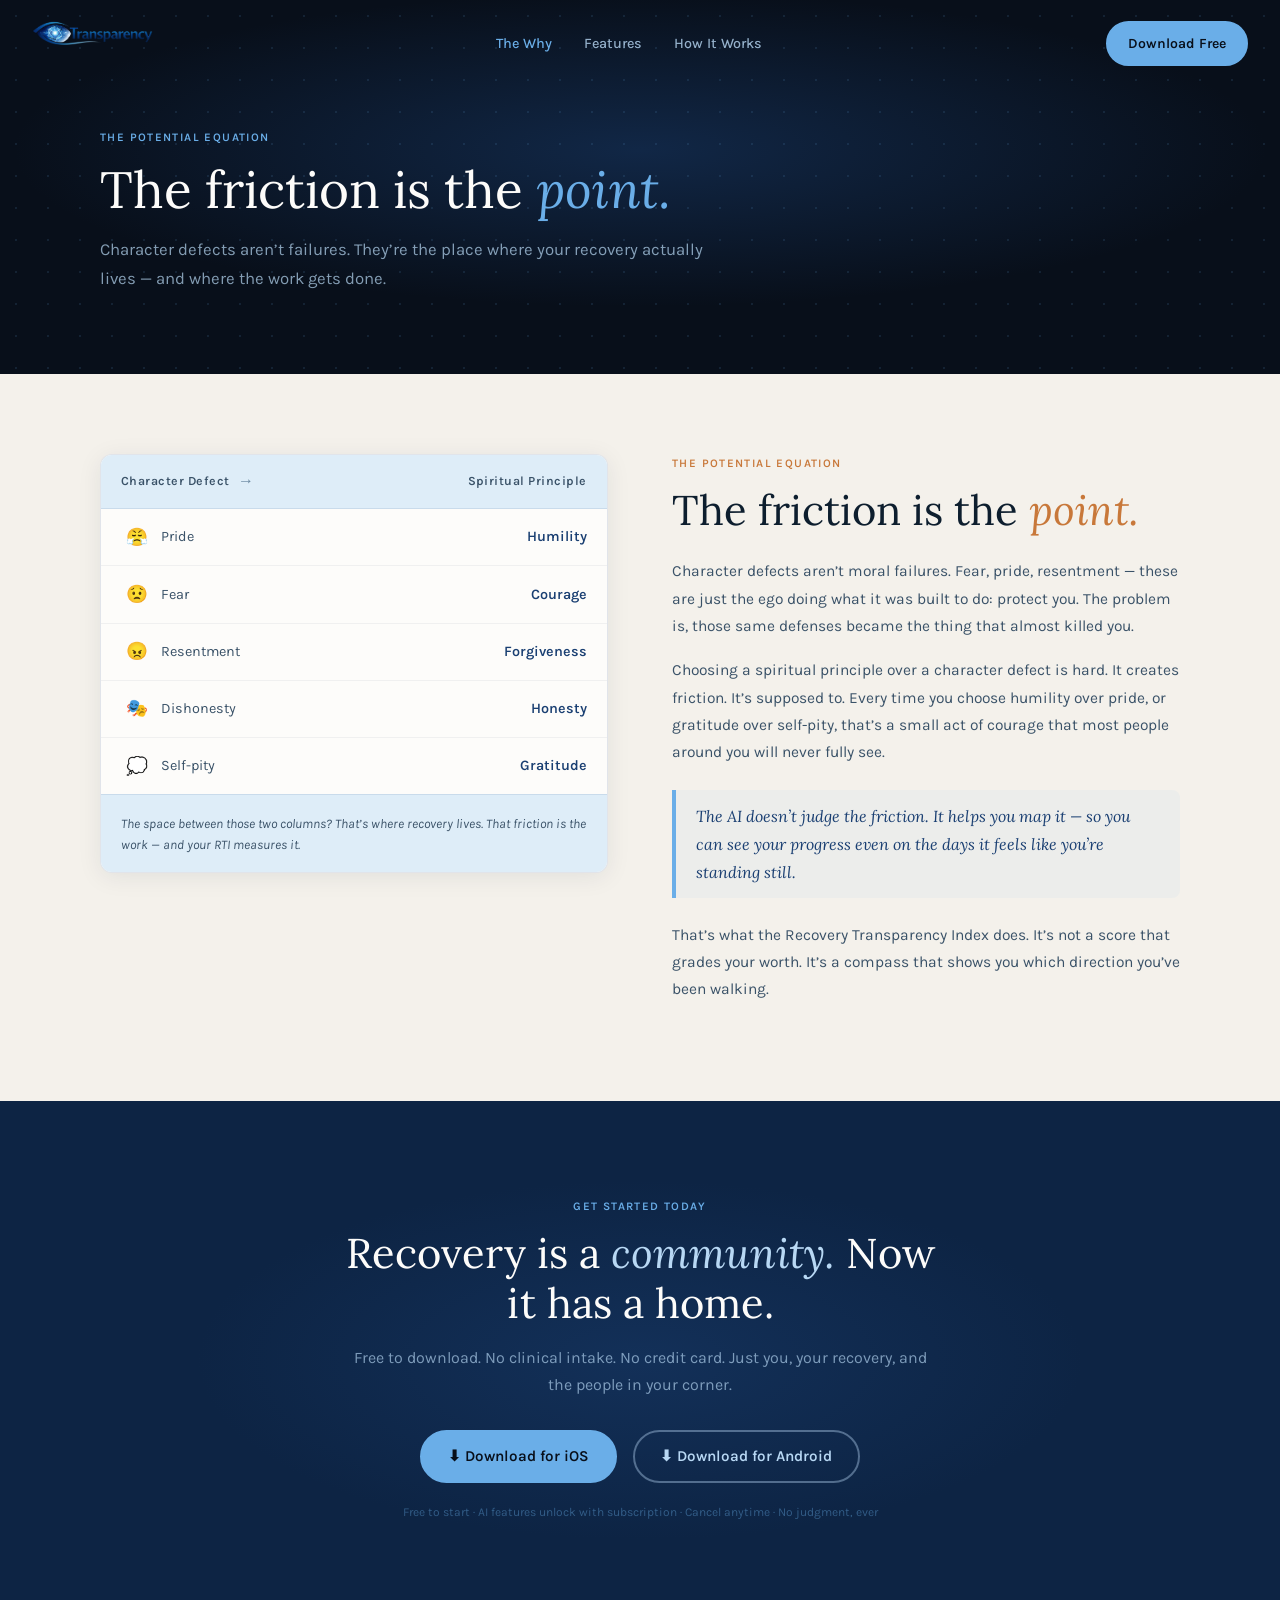
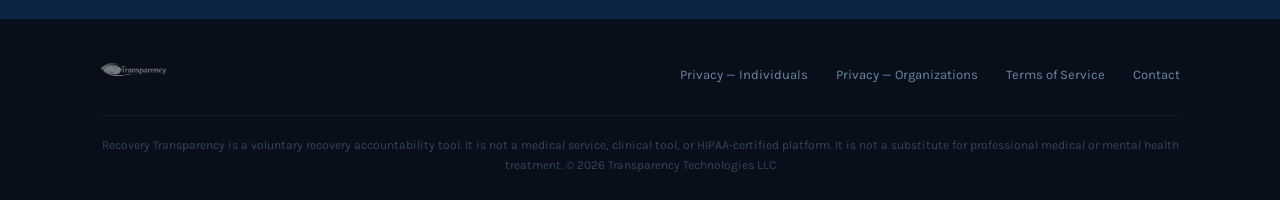
<file: why.html>
<!DOCTYPE html>
<html lang="en">
<head>
  <meta charset="UTF-8" />
  <meta name="viewport" content="width=device-width, initial-scale=1.0" />
  <meta name="description" content="The Potential Equation — why character defects and spiritual principles are the foundation of recovery, and how the RTI measures your friction." />
  <title>The Why — Recovery Transparency</title>

  <!-- Google Fonts -->
  <link rel="preconnect" href="https://fonts.googleapis.com" />
  <link rel="preconnect" href="https://fonts.gstatic.com" crossorigin />
  <link href="https://fonts.googleapis.com/css2?family=Lora:ital,wght@0,400;0,600;1,400;1,600&family=Karla:wght@300;400;500;600&display=swap" rel="stylesheet" />

  <!-- Styles -->
  <link rel="stylesheet" href="css/styles.css" />
</head>
<body>

  <!-- ════════════════════════════════════════════════════════
       NAV
       ════════════════════════════════════════════════════════ -->
  <nav id="site-nav" aria-label="Main navigation">
    <a href="index.html" class="nav-logo" aria-label="Recovery Transparency home">
      <img src="assets/images/logo.png" alt="Recovery Transparency" height="42" />
    </a>

    <ul class="nav-links" role="list">
      <li><a href="why.html" aria-current="page">The Why</a></li>
      <li><a href="features.html">Features</a></li>
      <li><a href="how-it-works.html">How It Works</a></li>
    </ul>

    <div class="nav-cta">
      <a href="#download" class="btn btn-sky">Download Free</a>
    </div>
  </nav>


  <!-- ════════════════════════════════════════════════════════
       PAGE HERO
       ════════════════════════════════════════════════════════ -->
  <section class="page-hero" aria-label="The Why">
    <div class="page-hero-inner">
      <span class="eyebrow">The Potential Equation</span>
      <h1 class="section-title">The friction is the <em>point.</em></h1>
      <p class="section-lead">Character defects aren&rsquo;t failures. They&rsquo;re the place where your recovery actually lives &mdash; and where the work gets done.</p>
    </div>
  </section>


  <!-- ════════════════════════════════════════════════════════
       POTENTIAL EQUATION
       ════════════════════════════════════════════════════════ -->
  <section class="potential" aria-labelledby="why-heading">
    <div class="potential-inner">

      <!-- Left: visual card -->
      <div class="reveal">
        <div class="defect-card">
          <div class="defect-card-header">
            <span>Character Defect</span>
            <span class="arrow">&rarr;</span>
            <span>Spiritual Principle</span>
          </div>

          <div class="defect-row">
            <span class="defect-emoji">😤</span>
            <span class="defect-name">Pride</span>
            <span class="principle-name">Humility</span>
          </div>

          <div class="defect-row">
            <span class="defect-emoji">😟</span>
            <span class="defect-name">Fear</span>
            <span class="principle-name">Courage</span>
          </div>

          <div class="defect-row">
            <span class="defect-emoji">😠</span>
            <span class="defect-name">Resentment</span>
            <span class="principle-name">Forgiveness</span>
          </div>

          <div class="defect-row">
            <span class="defect-emoji">🎭</span>
            <span class="defect-name">Dishonesty</span>
            <span class="principle-name">Honesty</span>
          </div>

          <div class="defect-row">
            <span class="defect-emoji">💭</span>
            <span class="defect-name">Self-pity</span>
            <span class="principle-name">Gratitude</span>
          </div>

          <p class="friction-box">
            The space between those two columns? That&rsquo;s where recovery lives. That friction is the work &mdash; and your RTI measures it.
          </p>
        </div>
      </div>

      <!-- Right: copy -->
      <div class="potential-copy reveal reveal-delay-1">
        <span class="eyebrow">The Potential Equation</span>
        <h2 id="why-heading" class="section-title">The friction is the <em>point.</em></h2>

        <p>Character defects aren&rsquo;t moral failures. Fear, pride, resentment &mdash; these are just the ego doing what it was built to do: protect you. The problem is, those same defenses became the thing that almost killed you.</p>

        <p>Choosing a spiritual principle over a character defect is hard. It creates friction. It&rsquo;s supposed to. Every time you choose humility over pride, or gratitude over self-pity, that&rsquo;s a small act of courage that most people around you will never fully see.</p>

        <blockquote>
          <p>The AI doesn&rsquo;t judge the friction. It helps you map it &mdash; so you can see your progress even on the days it feels like you&rsquo;re standing still.</p>
        </blockquote>

        <p>That&rsquo;s what the Recovery Transparency Index does. It&rsquo;s not a score that grades your worth. It&rsquo;s a compass that shows you which direction you&rsquo;ve been walking.</p>
      </div>

    </div>
  </section>


  <!-- ════════════════════════════════════════════════════════
       CTA / DOWNLOAD
       ════════════════════════════════════════════════════════ -->
  <section id="download" class="cta-section" aria-labelledby="download-heading">
    <div class="cta-inner">
      <span class="eyebrow">Get started today</span>
      <h2 id="download-heading" class="section-title">Recovery is a <em>community.</em> Now it has a home.</h2>
      <p class="cta-body">Free to download. No clinical intake. No credit card. Just you, your recovery, and the people in your corner.</p>

      <div class="cta-buttons">
        <a href="#" class="btn btn-sky">&#11015; Download for iOS</a>
        <a href="#" class="btn btn-ghost">&#11015; Download for Android</a>
      </div>

      <p class="cta-fine">Free to start &middot; AI features unlock with subscription &middot; Cancel anytime &middot; No judgment, ever</p>
    </div>
  </section>


  <!-- ════════════════════════════════════════════════════════
       FOOTER
       ════════════════════════════════════════════════════════ -->
  <footer aria-label="Site footer">
    <div class="footer-top">
      <a href="index.html" class="footer-logo" aria-label="Recovery Transparency home">
        <img
          src="assets/images/logo.png"
          alt="Recovery Transparency"
          height="32"
          style="filter: brightness(0) invert(1); opacity: 0.45;"
        />
      </a>

      <nav class="footer-links" aria-label="Footer navigation">
        <a href="privacy-individual.html">Privacy &mdash; Individuals</a>
        <a href="privacy-organizations.html">Privacy &mdash; Organizations</a>
        <a href="terms.html">Terms of Service</a>
        <a href="contact.html">Contact</a>
      </nav>
    </div>

    <hr class="footer-divider" />

    <p class="footer-disclaimer">
      Recovery Transparency is a voluntary recovery accountability tool. It is not a medical service, clinical tool, or HIPAA-certified platform. It is not a substitute for professional medical or mental health treatment. &copy; 2026 Transparency Technologies LLC
    </p>
  </footer>


  <!-- JS -->
  <script src="js/main.js"></script>

</body>
</html>
</file>
<file: css/styles.css>
/* ============================================================
   RECOVERY TRANSPARENCY — styles.css
   Transparency Technologies LLC
   Pure CSS, no frameworks
   ============================================================ */

/* ── Google Fonts ─────────────────────────────────────────── */
@import url('https://fonts.googleapis.com/css2?family=Lora:ital,wght@0,400;0,600;1,400;1,600&family=Karla:wght@300;400;500;600&display=swap');

/* ── Brand Tokens ─────────────────────────────────────────── */
:root {
  /* Blues */
  --color-navy-deep:      #0d2444;
  --color-brand-blue:     #1a3f72;
  --color-interactive:    #3a7fd4;
  --color-sky:            #6aaee8;
  --color-frost:          #b8d8f4;
  --color-pale:           #deedf8;

  /* Ambers & Gold */
  --color-amber:          #c8783a;
  --color-amber-light:    #e09858;
  --color-gold:           #c8a040;

  /* Darks */
  --color-night:          #080f1a;
  --color-deep:           #0f1e2e;
  --color-slate:          #162840;

  /* Lights */
  --color-paper:          #f4f1eb;
  --color-warm:           #ede9e0;
  --color-white:          #fdfcfa;

  /* Text */
  --color-text-dark:      #0d1e2e;
  --color-text-mid:       #3a5268;
  --color-text-soft:      #6a88a0;

  /* Fonts */
  --font-display:         'Lora', Georgia, serif;
  --font-body:            'Karla', 'Helvetica Neue', sans-serif;

  /* Spacing */
  --section-pad:          5rem 1.5rem;
  --container-max:        1080px;
  --radius:               12px;
  --radius-sm:            8px;
}

/* ── Reset & Base ─────────────────────────────────────────── */
*, *::before, *::after {
  box-sizing: border-box;
  margin: 0;
  padding: 0;
}

html {
  scroll-behavior: smooth;
  font-size: 16px;
}

body {
  font-family: var(--font-body);
  font-weight: 400;
  color: var(--color-text-dark);
  background: var(--color-white);
  line-height: 1.65;
  -webkit-font-smoothing: antialiased;
}

img {
  max-width: 100%;
  height: auto;
  display: block;
}

a {
  color: inherit;
  text-decoration: none;
}

ul {
  list-style: none;
}

/* ── Utility ──────────────────────────────────────────────── */
.container {
  max-width: var(--container-max);
  margin: 0 auto;
  padding: 0 1.5rem;
}

.eyebrow {
  font-family: var(--font-body);
  font-size: 0.72rem;
  font-weight: 600;
  letter-spacing: 0.12em;
  text-transform: uppercase;
  color: var(--color-sky);
  display: block;
  margin-bottom: 0.75rem;
}

.section-title {
  font-family: var(--font-display);
  font-size: clamp(1.8rem, 3.5vw, 2.6rem);
  font-weight: 400;
  line-height: 1.2;
  color: var(--color-text-dark);
  margin-bottom: 1rem;
}

.section-title em {
  font-style: italic;
  color: var(--color-brand-blue);
}

.section-lead {
  font-size: 1.05rem;
  color: var(--color-text-mid);
  max-width: 640px;
  line-height: 1.7;
}

.btn {
  display: inline-flex;
  align-items: center;
  gap: 0.5rem;
  padding: 0.75rem 1.6rem;
  border-radius: 50px;
  font-family: var(--font-body);
  font-size: 0.95rem;
  font-weight: 600;
  cursor: pointer;
  border: 2px solid transparent;
  transition: background 0.2s, color 0.2s, transform 0.15s, border-color 0.2s;
  white-space: nowrap;
}

.btn:hover {
  transform: translateY(-2px);
}

.btn-sky {
  background: var(--color-sky);
  color: var(--color-night);
  border-color: var(--color-sky);
}

.btn-sky:hover {
  background: var(--color-frost);
  border-color: var(--color-frost);
}

.btn-ghost {
  background: transparent;
  color: var(--color-frost);
  border-color: rgba(184, 216, 244, 0.4);
}

.btn-ghost:hover {
  background: rgba(184, 216, 244, 0.08);
  border-color: var(--color-frost);
}

.btn-ghost-dark {
  background: transparent;
  color: var(--color-brand-blue);
  border-color: var(--color-brand-blue);
}

.btn-ghost-dark:hover {
  background: var(--color-brand-blue);
  color: var(--color-white);
}

.tag {
  display: inline-block;
  padding: 0.2rem 0.65rem;
  border-radius: 50px;
  font-size: 0.7rem;
  font-weight: 600;
  letter-spacing: 0.06em;
  text-transform: uppercase;
  background: rgba(106, 174, 232, 0.15);
  color: var(--color-sky);
}

/* ── Scroll Reveal ────────────────────────────────────────── */
.reveal {
  opacity: 0;
  transform: translateY(22px);
  transition: opacity 0.65s ease, transform 0.65s ease;
}

.reveal.is-visible {
  opacity: 1;
  transform: translateY(0);
}

.reveal-delay-1 { transition-delay: 0.1s; }
.reveal-delay-2 { transition-delay: 0.2s; }
.reveal-delay-3 { transition-delay: 0.3s; }
.reveal-delay-4 { transition-delay: 0.4s; }

/* ── Hero Entrance Animations ─────────────────────────────── */
@keyframes riseUp {
  from { opacity: 0; transform: translateY(20px); }
  to   { opacity: 1; transform: translateY(0); }
}

@keyframes fadeIn {
  from { opacity: 0; }
  to   { opacity: 1; }
}

@keyframes growBar {
  from { width: 0; }
  to   { width: 73%; }
}

@keyframes bob {
  0%, 100% { transform: translateY(0); }
  50%       { transform: translateY(-8px); }
}

@keyframes slideInRight {
  from { opacity: 0; transform: translateX(30px); }
  to   { opacity: 1; transform: translateX(0); }
}

/* ── NAV ──────────────────────────────────────────────────── */
#site-nav {
  position: fixed;
  top: 0;
  left: 0;
  right: 0;
  z-index: 1000;
  display: flex;
  align-items: center;
  justify-content: space-between;
  padding: 0.9rem 2rem;
  background: transparent;
  transition: background 0.3s, backdrop-filter 0.3s, box-shadow 0.3s;
}

#site-nav.scrolled {
  background: rgba(8, 15, 26, 0.88);
  backdrop-filter: blur(16px);
  -webkit-backdrop-filter: blur(16px);
  box-shadow: 0 1px 0 rgba(106, 174, 232, 0.1);
}

.nav-logo img {
  height: 58px;
  width: auto;
  display: block;
}

.nav-links {
  display: flex;
  align-items: center;
  gap: 2rem;
}

.nav-links a {
  font-size: 0.9rem;
  font-weight: 500;
  color: var(--color-frost);
  opacity: 0.8;
  transition: opacity 0.2s, color 0.2s;
}

.nav-links a:hover {
  opacity: 1;
  color: var(--color-sky);
}

.nav-cta .btn {
  padding: 0.55rem 1.25rem;
  font-size: 0.88rem;
}

/* ── HERO ─────────────────────────────────────────────────── */
.hero {
  min-height: 100vh;
  background: var(--color-night);
  position: relative;
  display: flex;
  align-items: center;
  overflow: hidden;
  padding: 7rem 2rem 4rem;
}

/* Radial glow */
.hero::before {
  content: '';
  position: absolute;
  inset: 0;
  background: radial-gradient(ellipse 60% 55% at 65% 35%, rgba(26, 63, 114, 0.55) 0%, transparent 70%);
  pointer-events: none;
}

/* Dot grid */
.hero::after {
  content: '';
  position: absolute;
  inset: 0;
  background-image: radial-gradient(circle, rgba(106, 174, 232, 0.12) 1px, transparent 1px);
  background-size: 32px 32px;
  pointer-events: none;
}

.hero-inner {
  position: relative;
  z-index: 1;
  max-width: var(--container-max);
  margin: 0 auto;
  width: 100%;
  display: grid;
  grid-template-columns: 1fr 1fr;
  gap: 4rem;
  align-items: center;
}

/* Hero copy */
.hero-copy {
  max-width: 540px;
}

.hero-eyebrow {
  font-family: var(--font-body);
  font-size: 0.72rem;
  font-weight: 600;
  letter-spacing: 0.14em;
  text-transform: uppercase;
  color: var(--color-sky);
  display: block;
  margin-bottom: 1.1rem;
  animation: riseUp 0.6s ease both;
  animation-delay: 0.1s;
}

.hero-h1 {
  font-family: var(--font-display);
  font-size: clamp(2rem, 4.5vw, 3.2rem);
  font-weight: 400;
  line-height: 1.18;
  color: var(--color-white);
  margin-bottom: 1.4rem;
  animation: riseUp 0.6s ease both;
  animation-delay: 0.25s;
}

.hero-h1 em {
  font-style: italic;
  color: var(--color-frost);
}

.hero-h1 strong {
  font-weight: 600;
  color: var(--color-amber-light);
}

.hero-body {
  font-size: 1.05rem;
  color: rgba(184, 216, 244, 0.7);
  line-height: 1.75;
  margin-bottom: 2rem;
  animation: riseUp 0.6s ease both;
  animation-delay: 0.4s;
}

.hero-buttons {
  display: flex;
  gap: 1rem;
  flex-wrap: wrap;
  margin-bottom: 1.5rem;
  animation: riseUp 0.6s ease both;
  animation-delay: 0.55s;
}

.hero-footnote {
  font-size: 0.78rem;
  color: rgba(106, 174, 232, 0.45);
  animation: riseUp 0.6s ease both;
  animation-delay: 0.7s;
}

/* Phone wrapper */
.hero-visual {
  position: relative;
  display: flex;
  justify-content: center;
  animation: fadeIn 0.8s ease both;
  animation-delay: 0.4s;
}

/* Phone frame */
.phone-frame {
  width: 270px;
  height: 552px; /* 545→552: corrected for iPhone 9:19.5 aspect ratio */
  background: linear-gradient(160deg, var(--color-slate) 0%, var(--color-night) 100%);
  border-radius: 36px;
  padding: 14px;
  box-shadow:
    0 0 0 1px rgba(106, 174, 232, 0.18),
    0 0 0 2px rgba(8, 15, 26, 0.8),
    0 32px 72px rgba(0, 0, 0, 0.6),
    inset 0 1px 0 rgba(255, 255, 255, 0.06);
  position: relative;
  z-index: 2;
  flex-shrink: 0;
}

/* Home indicator bar (bottom bezel) */
.phone-frame::after {
  content: '';
  position: absolute;
  bottom: 7px;
  left: 50%;
  transform: translateX(-50%);
  width: 38px;
  height: 5px;
  background: rgba(255, 255, 255, 0.18);
  border-radius: 3px;
  z-index: 3;
}

/* Notch */
.phone-frame::before {
  content: '';
  position: absolute;
  top: 14px;
  left: 50%;
  transform: translateX(-50%);
  width: 70px;
  height: 6px;
  background: rgba(8, 15, 26, 0.9);
  border-radius: 3px;
  z-index: 10;
}

.phone-screen {
  width: 100%;
  height: 100%;
  border-radius: 22px; /* 24→22: matches 36px frame − 14px padding */
  overflow: hidden;
  position: relative;
  background: var(--color-pale);
  display: flex;
  flex-direction: column;
}

/* Screenshot carousel */
.screen-carousel {
  position: relative;
  width: 100%;
  height: 100%;
  overflow: hidden;
}

.screen-slide {
  position: absolute;
  inset: 0;
  opacity: 0;
  transition: opacity 0.7s ease;
  will-change: opacity;
}

.screen-slide.active {
  opacity: 1;
}

.screen-slide img {
  display: block;
  width: 100%;
  height: 100%;
  object-fit: cover;
  object-position: top;
}

/* Carousel dots */
.screen-dots {
  position: absolute;
  bottom: 10px;
  left: 50%;
  transform: translateX(-50%);
  display: flex;
  gap: 6px;
  z-index: 6;
  background: rgba(8, 15, 26, 0.5);
  backdrop-filter: blur(8px);
  -webkit-backdrop-filter: blur(8px);
  padding: 5px 9px;
  border-radius: 20px;
}

.screen-dot {
  width: 6px;
  height: 6px;
  border-radius: 50%;
  background: rgba(255,255,255,0.35);
  cursor: pointer;
  transition: background 0.3s, width 0.3s, border-radius 0.3s;
  border: none;
  padding: 0;
}

.screen-dot.active {
  width: 16px;
  border-radius: 3px;
  background: var(--color-sky);
}

/* Floating cards */
.float-card {
  position: absolute;
  background: rgba(22, 40, 64, 0.92);
  backdrop-filter: blur(12px);
  -webkit-backdrop-filter: blur(12px);
  border: 1px solid rgba(106, 174, 232, 0.2);
  border-radius: var(--radius);
  padding: 0.65rem 0.9rem;
  font-size: 0.72rem;
  color: var(--color-frost);
  line-height: 1.4;
  min-width: 175px;
  max-width: 210px;
  z-index: 5;
  box-shadow: 0 8px 24px rgba(0,0,0,0.4);
}

.float-card strong {
  display: block;
  font-weight: 600;
  color: var(--color-white);
  margin-bottom: 0.15rem;
  font-size: 0.75rem;
}

.float-card.card-1 {
  top: 12%;
  right: -20px;
  animation: bob 5s ease-in-out infinite;
  animation-delay: 0s;
}

.float-card.card-2 {
  top: 46%;
  right: -30px;
  animation: bob 5s ease-in-out infinite;
  animation-delay: 0.7s;
}

.float-card.card-3 {
  bottom: 16%;
  right: -15px;
  animation: bob 5s ease-in-out infinite;
  animation-delay: 1.4s;
}

.float-icon {
  font-size: 0.85rem;
  margin-bottom: 0.2rem;
  display: block;
}

/* ── PHILOSOPHY STRIP ─────────────────────────────────────── */
.philosophy {
  background: var(--color-slate);
  padding: 4rem 2rem;
}

.philosophy-inner {
  max-width: 920px;
  margin: 0 auto;
  display: grid;
  grid-template-columns: repeat(3, 1fr);
  gap: 2.5rem;
  text-align: center;
}

.phil-item {
  padding: 1rem;
}

.phil-icon {
  font-size: 1.8rem;
  display: block;
  margin-bottom: 0.75rem;
}

.phil-title {
  font-family: var(--font-display);
  font-size: 1rem;
  font-weight: 600;
  color: var(--color-frost);
  margin-bottom: 0.6rem;
}

.phil-body {
  font-size: 0.88rem;
  color: var(--color-text-soft);
  line-height: 1.65;
}

/* ── POTENTIAL EQUATION ───────────────────────────────────── */
.potential {
  background: var(--color-paper);
  padding: var(--section-pad);
}

.potential-inner {
  max-width: var(--container-max);
  margin: 0 auto;
  display: grid;
  grid-template-columns: 1fr 1fr;
  gap: 4rem;
  align-items: start;
}

/* Left card */
.defect-card {
  background: var(--color-white);
  border-radius: var(--radius);
  box-shadow: 0 4px 24px rgba(13, 36, 68, 0.08);
  border: 1px solid rgba(26, 63, 114, 0.12);
  overflow: hidden;
}

.defect-card-header {
  display: grid;
  grid-template-columns: auto 1fr auto;
  align-items: center;
  gap: 0.5rem;
  padding: 0.85rem 1.25rem;
  background: var(--color-pale);
  border-bottom: 1px solid rgba(26, 63, 114, 0.1);
  font-size: 0.78rem;
  font-weight: 600;
  color: var(--color-text-mid);
  letter-spacing: 0.04em;
}

.defect-card-header .arrow {
  color: var(--color-text-soft);
  font-size: 1rem;
}

.defect-row {
  display: grid;
  grid-template-columns: 2rem 1fr auto;
  align-items: center;
  gap: 0.5rem;
  padding: 0.85rem 1.25rem;
  border-bottom: 1px solid rgba(13, 36, 68, 0.05);
  transition: background 0.2s;
}

.defect-row:hover {
  background: rgba(222, 237, 248, 0.4);
}

.defect-row:last-of-type {
  border-bottom: none;
}

.defect-emoji {
  font-size: 1.1rem;
  text-align: center;
}

.defect-name {
  font-size: 0.9rem;
  color: var(--color-text-mid);
}

.principle-name {
  font-size: 0.9rem;
  font-weight: 600;
  color: var(--color-brand-blue);
}

.friction-box {
  margin: 0;
  padding: 1.1rem 1.25rem;
  background: var(--color-pale);
  border-top: 1px solid rgba(26, 63, 114, 0.1);
  font-size: 0.82rem;
  color: var(--color-text-mid);
  line-height: 1.6;
  font-style: italic;
}

/* Right copy */
.potential-copy .eyebrow {
  color: var(--color-amber);
}

.potential-copy .section-title {
  margin-bottom: 1.5rem;
}

.potential-copy .section-title em {
  color: var(--color-amber);
}

.potential-copy p {
  font-size: 0.97rem;
  color: var(--color-text-mid);
  line-height: 1.75;
  margin-bottom: 1.1rem;
}

.potential-copy blockquote {
  border-left: 4px solid var(--color-sky);
  padding: 0.75rem 1.25rem;
  margin: 1.5rem 0;
  background: rgba(106, 174, 232, 0.06);
  border-radius: 0 var(--radius-sm) var(--radius-sm) 0;
}

.potential-copy blockquote p {
  font-family: var(--font-display);
  font-style: italic;
  font-size: 1rem;
  color: var(--color-brand-blue);
  margin-bottom: 0;
}

/* ── FEATURES ─────────────────────────────────────────────── */
.features {
  background: var(--color-night);
  padding: var(--section-pad);
}

.features-header {
  max-width: var(--container-max);
  margin: 0 auto 3rem;
}

.features-header .eyebrow { color: var(--color-sky); }

.features-header .section-title {
  color: var(--color-white);
}

.features-header .section-title em {
  color: var(--color-sky);
}

.features-header .section-lead {
  color: var(--color-text-soft);
}

/* Grid container */
.features-grid-wrap {
  max-width: var(--container-max);
  margin: 0 auto;
  border-radius: var(--radius);
  overflow: hidden;
  border: 1px solid rgba(106, 174, 232, 0.1);
}

.features-grid {
  display: grid;
  grid-template-columns: repeat(3, 1fr);
  gap: 1px;
  background: rgba(106, 174, 232, 0.08);
}

.feat-cell {
  background: var(--color-deep);
  padding: 2rem 1.75rem;
  position: relative;
  overflow: hidden;
  transition: background 0.25s;
}

.feat-cell::before {
  content: '';
  position: absolute;
  top: 0;
  left: 0;
  right: 0;
  height: 2px;
  background: linear-gradient(90deg, var(--color-sky), var(--color-brand-blue));
  transform: scaleX(0);
  transform-origin: left;
  transition: transform 0.35s ease;
}

.feat-cell:hover {
  background: var(--color-slate);
}

.feat-cell:hover::before {
  transform: scaleX(1);
}

/* Hero feature — full width */
.feat-hero {
  grid-column: 1 / -1;
  display: grid;
  grid-template-columns: 1fr 1fr;
  gap: 3rem;
  align-items: center;
  padding: 2.5rem 2.5rem;
  border-bottom: 1px solid rgba(106, 174, 232, 0.08);
}

.feat-hero::before {
  height: 3px;
}

.feat-hero-copy .tag {
  background: rgba(200, 120, 58, 0.15);
  color: var(--color-amber-light);
  margin-bottom: 0.75rem;
}

.feat-hero-copy h3 {
  font-family: var(--font-display);
  font-size: 1.5rem;
  font-weight: 600;
  color: var(--color-white);
  margin-bottom: 0.75rem;
}

.feat-hero-copy p {
  font-size: 0.95rem;
  color: var(--color-text-soft);
  line-height: 1.7;
}

/* RTI demo widget */
.rti-widget {
  background: var(--color-slate);
  border-radius: var(--radius);
  padding: 1.5rem;
  border: 1px solid rgba(106, 174, 232, 0.15);
}

.rti-widget-label {
  font-size: 0.72rem;
  font-weight: 600;
  letter-spacing: 0.1em;
  text-transform: uppercase;
  color: var(--color-text-soft);
  margin-bottom: 0.5rem;
}

.rti-score-row {
  display: flex;
  align-items: baseline;
  gap: 0.5rem;
  margin-bottom: 0.5rem;
}

.rti-number {
  font-family: var(--font-display);
  font-size: 3.5rem;
  font-weight: 600;
  color: var(--color-amber);
  line-height: 1;
}

.rti-denom {
  font-size: 1rem;
  color: var(--color-text-soft);
}

.rti-bar-wrap {
  height: 8px;
  background: rgba(255,255,255,0.08);
  border-radius: 4px;
  margin-bottom: 0.6rem;
  overflow: hidden;
}

.rti-bar {
  height: 100%;
  background: linear-gradient(90deg, var(--color-interactive), var(--color-amber));
  border-radius: 4px;
  width: 0;
  animation: growBar 1.8s cubic-bezier(0.25, 1, 0.5, 1) 0.5s both;
}

.rti-week {
  font-size: 0.75rem;
  color: var(--color-text-soft);
}

/* Standard feature cells */
.feat-icon {
  font-size: 1.5rem;
  display: block;
  margin-bottom: 0.75rem;
}

.feat-cell h3 {
  font-family: var(--font-body);
  font-size: 0.97rem;
  font-weight: 600;
  color: var(--color-white);
  margin-bottom: 0.5rem;
  line-height: 1.3;
}

.feat-cell p {
  font-size: 0.85rem;
  color: var(--color-text-soft);
  line-height: 1.65;
  margin-bottom: 0.85rem;
}

.feat-cell .tag {
  font-size: 0.67rem;
}

/* ── HOW IT WORKS ─────────────────────────────────────────── */
.how-it-works {
  background: var(--color-warm);
  padding: var(--section-pad);
}

.how-header {
  max-width: var(--container-max);
  margin: 0 auto 3.5rem;
  text-align: center;
}

.how-header .section-title em {
  color: var(--color-brand-blue);
}

.how-header .section-lead {
  margin: 0 auto;
}

.steps-grid {
  max-width: var(--container-max);
  margin: 0 auto;
  display: grid;
  grid-template-columns: repeat(4, 1fr);
  gap: 2rem;
  position: relative;
}

/* Connecting line */
.steps-grid::before {
  content: '';
  position: absolute;
  top: 28px;
  left: calc(12.5% + 1rem);
  right: calc(12.5% + 1rem);
  height: 1px;
  background: linear-gradient(90deg, var(--color-pale), var(--color-frost), var(--color-pale));
  z-index: 0;
}

.step-item {
  text-align: center;
  position: relative;
  z-index: 1;
}

.step-circle {
  width: 56px;
  height: 56px;
  border-radius: 50%;
  background: var(--color-white);
  border: 2px solid var(--color-pale);
  display: flex;
  align-items: center;
  justify-content: center;
  margin: 0 auto 1.25rem;
  font-family: var(--font-display);
  font-size: 1.1rem;
  font-weight: 600;
  color: var(--color-brand-blue);
  transition: background 0.25s, color 0.25s, border-color 0.25s;
  position: relative;
  z-index: 2;
}

.step-item:hover .step-circle {
  background: var(--color-brand-blue);
  color: var(--color-white);
  border-color: var(--color-brand-blue);
}

.step-title {
  font-family: var(--font-body);
  font-size: 0.97rem;
  font-weight: 600;
  color: var(--color-text-dark);
  margin-bottom: 0.5rem;
}

.step-body {
  font-size: 0.85rem;
  color: var(--color-text-mid);
  line-height: 1.65;
  margin-bottom: 0.6rem;
}

.step-note {
  font-size: 0.75rem;
  color: var(--color-text-soft);
  font-weight: 500;
}

/* ── TESTIMONIALS ─────────────────────────────────────────── */
.testimonials {
  background: var(--color-white);
  padding: var(--section-pad);
}

.test-header {
  max-width: var(--container-max);
  margin: 0 auto 3rem;
}

.test-header .eyebrow { color: var(--color-amber); }
.test-header .section-title em { color: var(--color-brand-blue); }

.test-grid {
  max-width: var(--container-max);
  margin: 0 auto;
  display: grid;
  grid-template-columns: repeat(3, 1fr);
  gap: 1.5rem;
}

.test-card {
  background: var(--color-white);
  border-radius: var(--radius);
  border: 1.5px solid rgba(26, 63, 114, 0.12);
  padding: 2rem;
  position: relative;
  overflow: hidden;
  transition: box-shadow 0.25s, transform 0.25s;
}

.test-card:hover {
  transform: translateY(-4px);
  box-shadow: 0 16px 40px rgba(13, 36, 68, 0.1);
}

/* Decorative quote mark */
.test-card::before {
  content: '"';
  position: absolute;
  top: 0.5rem;
  right: 1.25rem;
  font-family: var(--font-display);
  font-size: 5rem;
  color: var(--color-brand-blue);
  opacity: 0.06;
  line-height: 1;
  pointer-events: none;
  user-select: none;
}

.test-avatar {
  width: 40px;
  height: 40px;
  border-radius: 50%;
  background: var(--color-pale);
  border: 2px solid var(--color-frost);
  display: flex;
  align-items: center;
  justify-content: center;
  font-weight: 700;
  font-size: 0.85rem;
  color: var(--color-brand-blue);
  margin-bottom: 1.25rem;
  flex-shrink: 0;
}

.test-quote {
  font-family: var(--font-display);
  font-style: italic;
  font-size: 0.98rem;
  color: var(--color-text-dark);
  line-height: 1.7;
  margin-bottom: 1.25rem;
}

.test-byline strong {
  display: block;
  font-weight: 600;
  font-size: 0.88rem;
  color: var(--color-text-dark);
}

.test-byline span {
  font-size: 0.78rem;
  color: var(--color-text-soft);
}

/* ── CTA SECTION ──────────────────────────────────────────── */
.cta-section {
  background: var(--color-navy-deep);
  padding: 6rem 2rem;
  text-align: center;
  position: relative;
  overflow: hidden;
}

.cta-section::before {
  content: '';
  position: absolute;
  top: 50%;
  left: 50%;
  transform: translate(-50%, -50%);
  width: 70%;
  height: 70%;
  background: radial-gradient(ellipse at center, rgba(26, 63, 114, 0.45) 0%, transparent 70%);
  pointer-events: none;
}

.cta-inner {
  position: relative;
  z-index: 1;
  max-width: 600px;
  margin: 0 auto;
}

.cta-section .eyebrow { color: var(--color-sky); }

.cta-section .section-title {
  color: var(--color-white);
  margin-bottom: 1rem;
}

.cta-section .section-title em {
  color: var(--color-frost);
}

.cta-body {
  color: rgba(184, 216, 244, 0.65);
  font-size: 1rem;
  line-height: 1.7;
  margin-bottom: 2rem;
}

.cta-buttons {
  display: flex;
  gap: 1rem;
  justify-content: center;
  flex-wrap: wrap;
  margin-bottom: 1.25rem;
}

.cta-fine {
  font-size: 0.75rem;
  color: rgba(106, 174, 232, 0.4);
}

/* ── FOOTER ───────────────────────────────────────────────── */
footer {
  background: var(--color-night);
  padding: 2.5rem 2rem 1.5rem;
}

.footer-top {
  max-width: var(--container-max);
  margin: 0 auto;
  display: flex;
  align-items: center;
  justify-content: space-between;
  flex-wrap: wrap;
  gap: 1.5rem;
  padding-bottom: 1.5rem;
}

.footer-logo img {
  height: 32px;
  width: auto;
  filter: brightness(0) invert(1);
  opacity: 0.45;
}

.footer-links {
  display: flex;
  gap: 1.75rem;
  flex-wrap: wrap;
}

.footer-links a {
  font-size: 0.82rem;
  color: var(--color-text-soft);
  transition: color 0.2s;
}

.footer-links a:hover {
  color: var(--color-frost);
}

.footer-divider {
  max-width: var(--container-max);
  margin: 0 auto;
  border: none;
  border-top: 1px solid rgba(106, 174, 232, 0.08);
  margin-bottom: 1.25rem;
}

.footer-disclaimer {
  max-width: var(--container-max);
  margin: 0 auto;
  font-size: 0.75rem;
  color: rgba(106, 136, 160, 0.45);
  line-height: 1.65;
  text-align: center;
}

/* ── RESPONSIVE ───────────────────────────────────────────── */

/* Features grid */
@media (max-width: 900px) {
  .features-grid {
    grid-template-columns: repeat(2, 1fr);
  }

  .feat-hero {
    grid-column: 1 / -1;
    grid-template-columns: 1fr;
    gap: 1.5rem;
  }
}

@media (max-width: 580px) {
  .features-grid {
    grid-template-columns: 1fr;
  }
}

/* Steps grid */
@media (max-width: 700px) {
  .steps-grid {
    grid-template-columns: repeat(2, 1fr);
  }

  .steps-grid::before {
    display: none;
  }
}

@media (max-width: 420px) {
  .steps-grid {
    grid-template-columns: 1fr;
  }
}

/* Testimonials */
@media (max-width: 768px) {
  .test-grid {
    grid-template-columns: 1fr;
  }
}

/* Hero */
@media (max-width: 900px) {
  .hero-inner {
    grid-template-columns: 1fr;
    gap: 3rem;
    text-align: center;
  }

  .hero-copy {
    max-width: 100%;
  }

  .hero-buttons {
    justify-content: center;
  }

  .hero-visual {
    justify-content: center;
  }

  .phone-frame {
    transform: scale(0.82);
    transform-origin: top center;
  }

  .float-card {
    display: none;
  }
}

/* Philosophy */
@media (max-width: 768px) {
  .philosophy-inner {
    grid-template-columns: 1fr;
    gap: 2rem;
  }
}

/* Potential */
@media (max-width: 768px) {
  .potential-inner {
    grid-template-columns: 1fr;
    gap: 2.5rem;
  }
}

/* Nav — mobile */
@media (max-width: 768px) {
  #site-nav {
    padding: 0.75rem 1.25rem;
  }

  .nav-links {
    display: none;
  }

  .nav-logo img {
    height: 48px;
  }
}

/* General small screens */
@media (max-width: 480px) {
  :root {
    --section-pad: 3.5rem 1.25rem;
  }

  .hero {
    padding: 6rem 1.25rem 3rem;
  }

  .cta-section {
    padding: 4rem 1.25rem;
  }
}

/* ── PAGE HERO (inner-page banner) ───────────────────────── */
.page-hero {
  background: var(--color-night);
  position: relative;
  overflow: hidden;
  padding: 8rem 2rem 5rem;
}

.page-hero::before {
  content: '';
  position: absolute;
  inset: 0;
  background: radial-gradient(ellipse 70% 60% at 50% 40%, rgba(26, 63, 114, 0.5) 0%, transparent 70%);
  pointer-events: none;
}

.page-hero::after {
  content: '';
  position: absolute;
  inset: 0;
  background-image: radial-gradient(circle, rgba(106, 174, 232, 0.12) 1px, transparent 1px);
  background-size: 32px 32px;
  pointer-events: none;
}

.page-hero-inner {
  position: relative;
  z-index: 1;
  max-width: var(--container-max);
  margin: 0 auto;
  width: 100%;
}

.page-hero .section-title {
  color: var(--color-white);
  font-size: clamp(2rem, 4.5vw, 3.2rem);
}

.page-hero .section-title em {
  color: var(--color-sky);
}

.page-hero .section-lead {
  color: rgba(184, 216, 244, 0.7);
  margin-top: 0.5rem;
}

@media (max-width: 480px) {
  .page-hero {
    padding: 6rem 1.25rem 3rem;
  }
}

/* Active nav link */
.nav-links a[aria-current="page"] {
  opacity: 1;
  color: var(--color-sky);
}

/* ── LEGAL PAGES ──────────────────────────────────────────── */
.legal-section {
  background: var(--color-paper);
  padding: var(--section-pad);
}

.legal-inner {
  max-width: 800px;
  margin: 0 auto;
}

.legal-tabs {
  display: flex;
  gap: 0;
  margin-bottom: 2.5rem;
  border-bottom: 2px solid rgba(26, 63, 114, 0.12);
}

.legal-tab {
  padding: 0.65rem 1.4rem;
  font-family: var(--font-body);
  font-size: 0.9rem;
  font-weight: 600;
  background: transparent;
  border: none;
  border-bottom: 3px solid transparent;
  margin-bottom: -2px;
  cursor: pointer;
  color: var(--color-text-soft);
  transition: color 0.2s, border-color 0.2s;
}

.legal-tab:hover {
  color: var(--color-brand-blue);
}

.legal-tab.active {
  color: var(--color-brand-blue);
  border-bottom-color: var(--color-brand-blue);
}

.legal-doc {
  display: none;
}

.legal-doc.active {
  display: block;
}

.legal-date {
  font-size: 0.78rem;
  color: var(--color-text-soft);
  margin-bottom: 2.5rem;
  display: block;
}

.legal-doc h2 {
  font-family: var(--font-display);
  font-size: 1.35rem;
  font-weight: 600;
  color: var(--color-text-dark);
  margin: 2.5rem 0 0.6rem;
  padding-top: 2rem;
  border-top: 1px solid rgba(26, 63, 114, 0.08);
}

.legal-doc h2:first-of-type {
  margin-top: 0;
  padding-top: 0;
  border-top: none;
}

.legal-doc h3 {
  font-family: var(--font-body);
  font-size: 1rem;
  font-weight: 700;
  color: var(--color-text-dark);
  margin: 1.5rem 0 0.4rem;
  text-transform: uppercase;
  letter-spacing: 0.04em;
  font-size: 0.8rem;
}

.legal-doc p {
  font-size: 0.93rem;
  color: var(--color-text-mid);
  line-height: 1.78;
  margin-bottom: 0.9rem;
}

.legal-doc ul {
  padding-left: 1.4rem;
  margin-bottom: 1rem;
}

.legal-doc ul li {
  font-size: 0.93rem;
  color: var(--color-text-mid);
  line-height: 1.7;
  margin-bottom: 0.35rem;
  list-style: disc;
}

.legal-caps {
  font-size: 0.86rem;
  color: var(--color-text-mid);
  line-height: 1.72;
  font-weight: 500;
  margin-bottom: 0.9rem;
}

/* ── CONTACT PAGE ─────────────────────────────────────────── */
.contact-section {
  background: var(--color-paper);
  padding: var(--section-pad);
}

.contact-card {
  max-width: 560px;
  margin: 0 auto;
  background: var(--color-white);
  border-radius: var(--radius);
  border: 1px solid rgba(26, 63, 114, 0.1);
  box-shadow: 0 4px 24px rgba(13, 36, 68, 0.07);
  padding: 2.5rem 2rem;
  text-align: center;
}

.contact-card img {
  height: 40px;
  width: auto;
  margin: 0 auto 1.5rem;
}

.contact-card h2 {
  font-family: var(--font-display);
  font-size: 1.3rem;
  font-weight: 600;
  color: var(--color-text-dark);
  margin-bottom: 0.6rem;
}

.contact-card p {
  font-size: 0.94rem;
  color: var(--color-text-mid);
  line-height: 1.7;
  margin-bottom: 1.25rem;
}

.contact-email {
  display: inline-block;
  font-size: 0.95rem;
  font-weight: 600;
  color: var(--color-brand-blue);
  text-decoration: underline;
  text-underline-offset: 3px;
  margin-bottom: 0.5rem;
  transition: color 0.2s;
}

.contact-email:hover {
  color: var(--color-interactive);
}

.contact-note {
  font-size: 0.78rem;
  color: var(--color-text-soft);
  margin-bottom: 0;
}

.crisis-box {
  background: rgba(200, 120, 58, 0.07);
  border: 1px solid rgba(200, 120, 58, 0.22);
  border-radius: var(--radius-sm);
  padding: 1.1rem 1.25rem;
  margin-top: 1.75rem;
  text-align: left;
}

.crisis-box h3 {
  color: var(--color-amber);
  font-size: 0.75rem;
  font-weight: 700;
  text-transform: uppercase;
  letter-spacing: 0.1em;
  margin-bottom: 0.6rem;
}

.crisis-box ul {
  list-style: none;
  padding: 0;
  margin: 0;
}

.crisis-box ul li {
  font-size: 0.87rem;
  color: var(--color-text-mid);
  line-height: 1.6;
  padding: 0.2rem 0;
}

.crisis-box ul li strong {
  color: var(--color-text-dark);
}

/* ── LEGAL CROSS-REFERENCE CALLOUT ───────────────────────── */
.legal-also {
  display: flex;
  align-items: baseline;
  gap: 0.5rem;
  background: rgba(106, 174, 232, 0.07);
  border: 1px solid rgba(106, 174, 232, 0.2);
  border-radius: var(--radius-sm);
  padding: 0.7rem 1rem;
  margin-bottom: 2rem;
  font-size: 0.85rem;
  color: var(--color-text-mid);
  line-height: 1.65;
}

.legal-also a {
  color: var(--color-brand-blue);
  font-weight: 600;
  text-decoration: underline;
  text-underline-offset: 2px;
  transition: color 0.2s;
}

.legal-also a:hover {
  color: var(--color-interactive);
}
</file>
